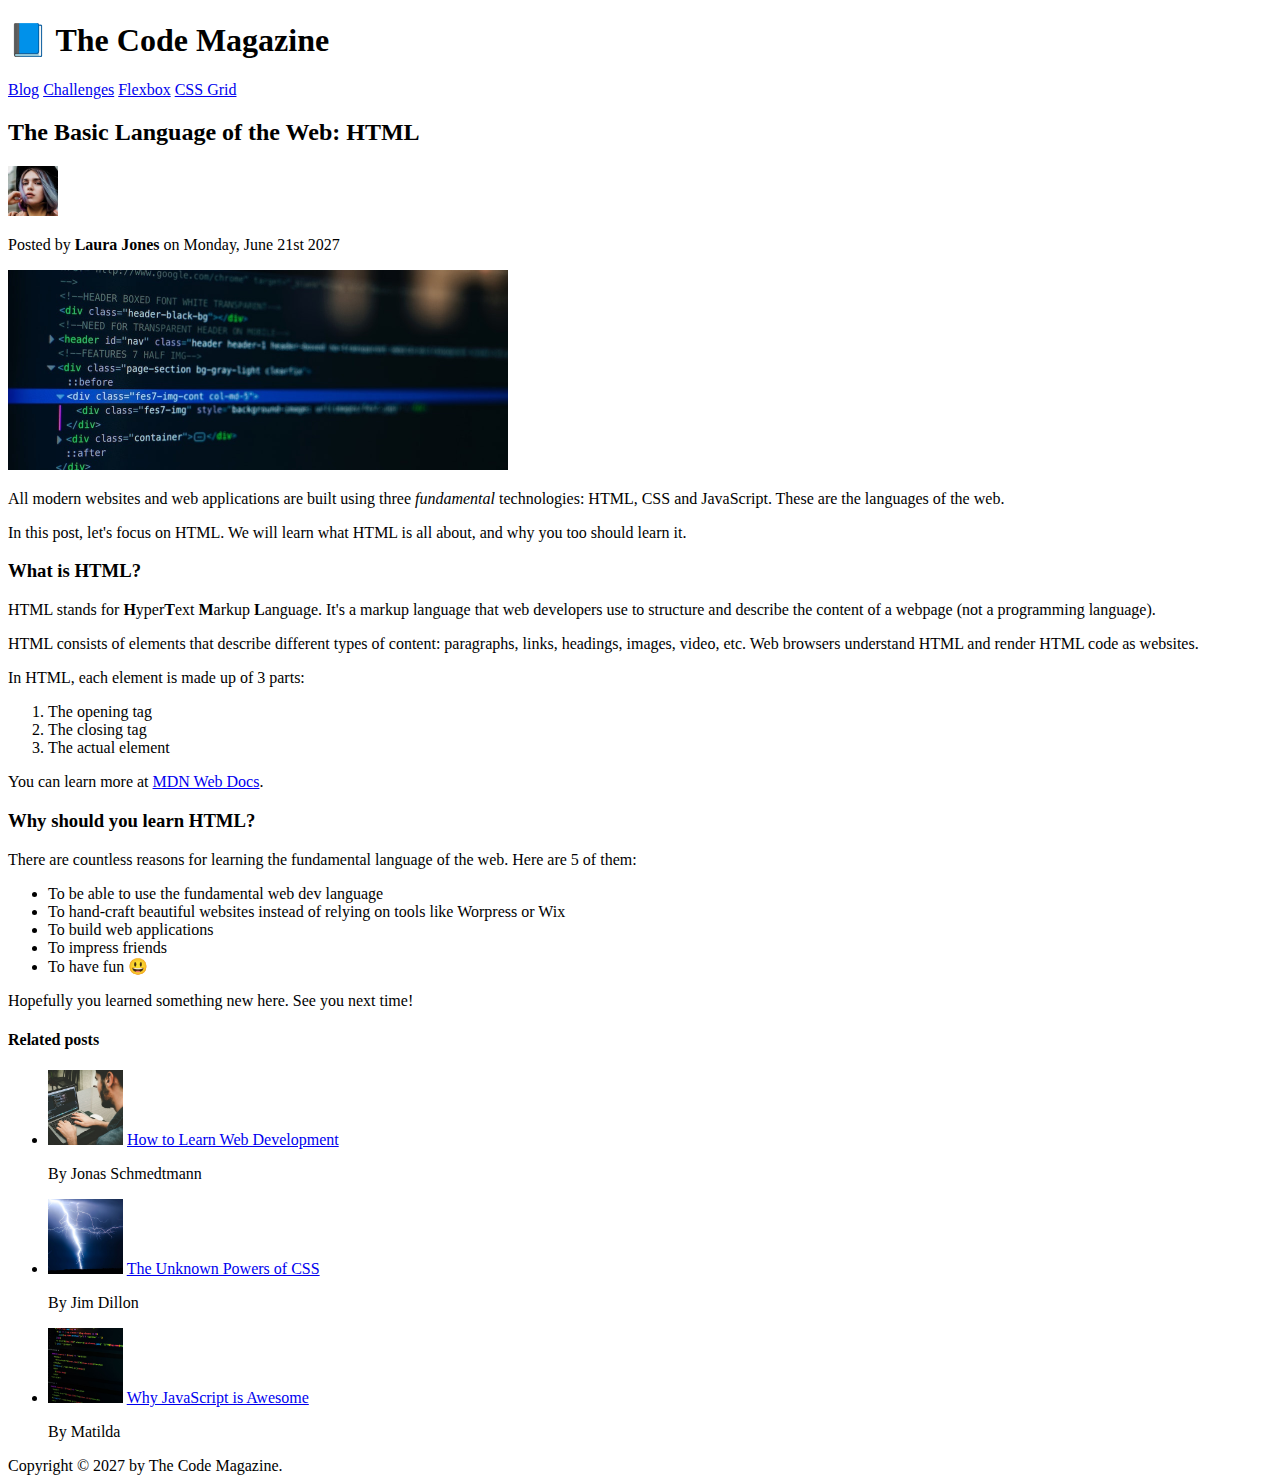
<file: COURS HTML CSS/html-css-course-master/final/02-HTML-Fundamentals/index.html>
<!DOCTYPE html>
<html lang="en">
  <head>
    <meta charset="UTF-8" />
    <title>The Basic Language of the Web: HTML</title>
  </head>

  <body>
    <!--
    <h1>The Basic Language of the Web: HTML</h1>
    <h2>The Basic Language of the Web: HTML</h2>
    <h3>The Basic Language of the Web: HTML</h3>
    <h4>The Basic Language of the Web: HTML</h4>
    <h5>The Basic Language of the Web: HTML</h5>
    <h6>The Basic Language of the Web: HTML</h6>
    -->

    <header>
      <h1>📘 The Code Magazine</h1>

      <nav>
        <a href="blog.html">Blog</a>
        <a href="#">Challenges</a>
        <a href="#">Flexbox</a>
        <a href="#">CSS Grid</a>
      </nav>
    </header>

    <article>
      <header>
        <h2>The Basic Language of the Web: HTML</h2>

        <img
          src="img/laura-jones.jpg"
          alt="Headshot of Laura Jones"
          height="50"
          width="50"
        />

        <p>Posted by <strong>Laura Jones</strong> on Monday, June 21st 2027</p>

        <img
          src="img/post-img.jpg"
          alt="HTML code on a screen"
          width="500"
          height="200"
        />
      </header>

      <p>
        All modern websites and web applications are built using three
        <em>fundamental</em>
        technologies: HTML, CSS and JavaScript. These are the languages of the
        web.
      </p>

      <p>
        In this post, let's focus on HTML. We will learn what HTML is all about,
        and why you too should learn it.
      </p>

      <h3>What is HTML?</h3>
      <p>
        HTML stands for <strong>H</strong>yper<strong>T</strong>ext
        <strong>M</strong>arkup <strong>L</strong>anguage. It's a markup
        language that web developers use to structure and describe the content
        of a webpage (not a programming language).
      </p>
      <p>
        HTML consists of elements that describe different types of content:
        paragraphs, links, headings, images, video, etc. Web browsers understand
        HTML and render HTML code as websites.
      </p>
      <p>In HTML, each element is made up of 3 parts:</p>

      <ol>
        <li>The opening tag</li>
        <li>The closing tag</li>
        <li>The actual element</li>
      </ol>

      <p>
        You can learn more at
        <a
          href="https://developer.mozilla.org/en-US/docs/Web/HTML"
          target="_blank"
          >MDN Web Docs</a
        >.
      </p>

      <h3>Why should you learn HTML?</h3>

      <p>
        There are countless reasons for learning the fundamental language of the
        web. Here are 5 of them:
      </p>

      <ul>
        <li>To be able to use the fundamental web dev language</li>
        <li>
          To hand-craft beautiful websites instead of relying on tools like
          Worpress or Wix
        </li>
        <li>To build web applications</li>
        <li>To impress friends</li>
        <li>To have fun 😃</li>
      </ul>

      <p>Hopefully you learned something new here. See you next time!</p>
    </article>

    <aside>
      <h4>Related posts</h4>

      <ul>
        <li>
          <img
            src="img/related-1.jpg"
            alt="Person programming"
            width="75"
            width="75"
          />
          <a href="#">How to Learn Web Development</a>
          <p>By Jonas Schmedtmann</p>
        </li>
        <li>
          <img src="img/related-2.jpg" alt="Lightning" width="75" heigth="75" />
          <a href="#">The Unknown Powers of CSS</a>
          <p>By Jim Dillon</p>
        </li>
        <li>
          <img
            src="img/related-3.jpg"
            alt="JavaScript code on a screen"
            width="75"
            height="75"
          />
          <a href="#">Why JavaScript is Awesome</a>
          <p>By Matilda</p>
        </li>
      </ul>
    </aside>

    <footer>Copyright &copy; 2027 by The Code Magazine.</footer>
  </body>
</html>
</file>
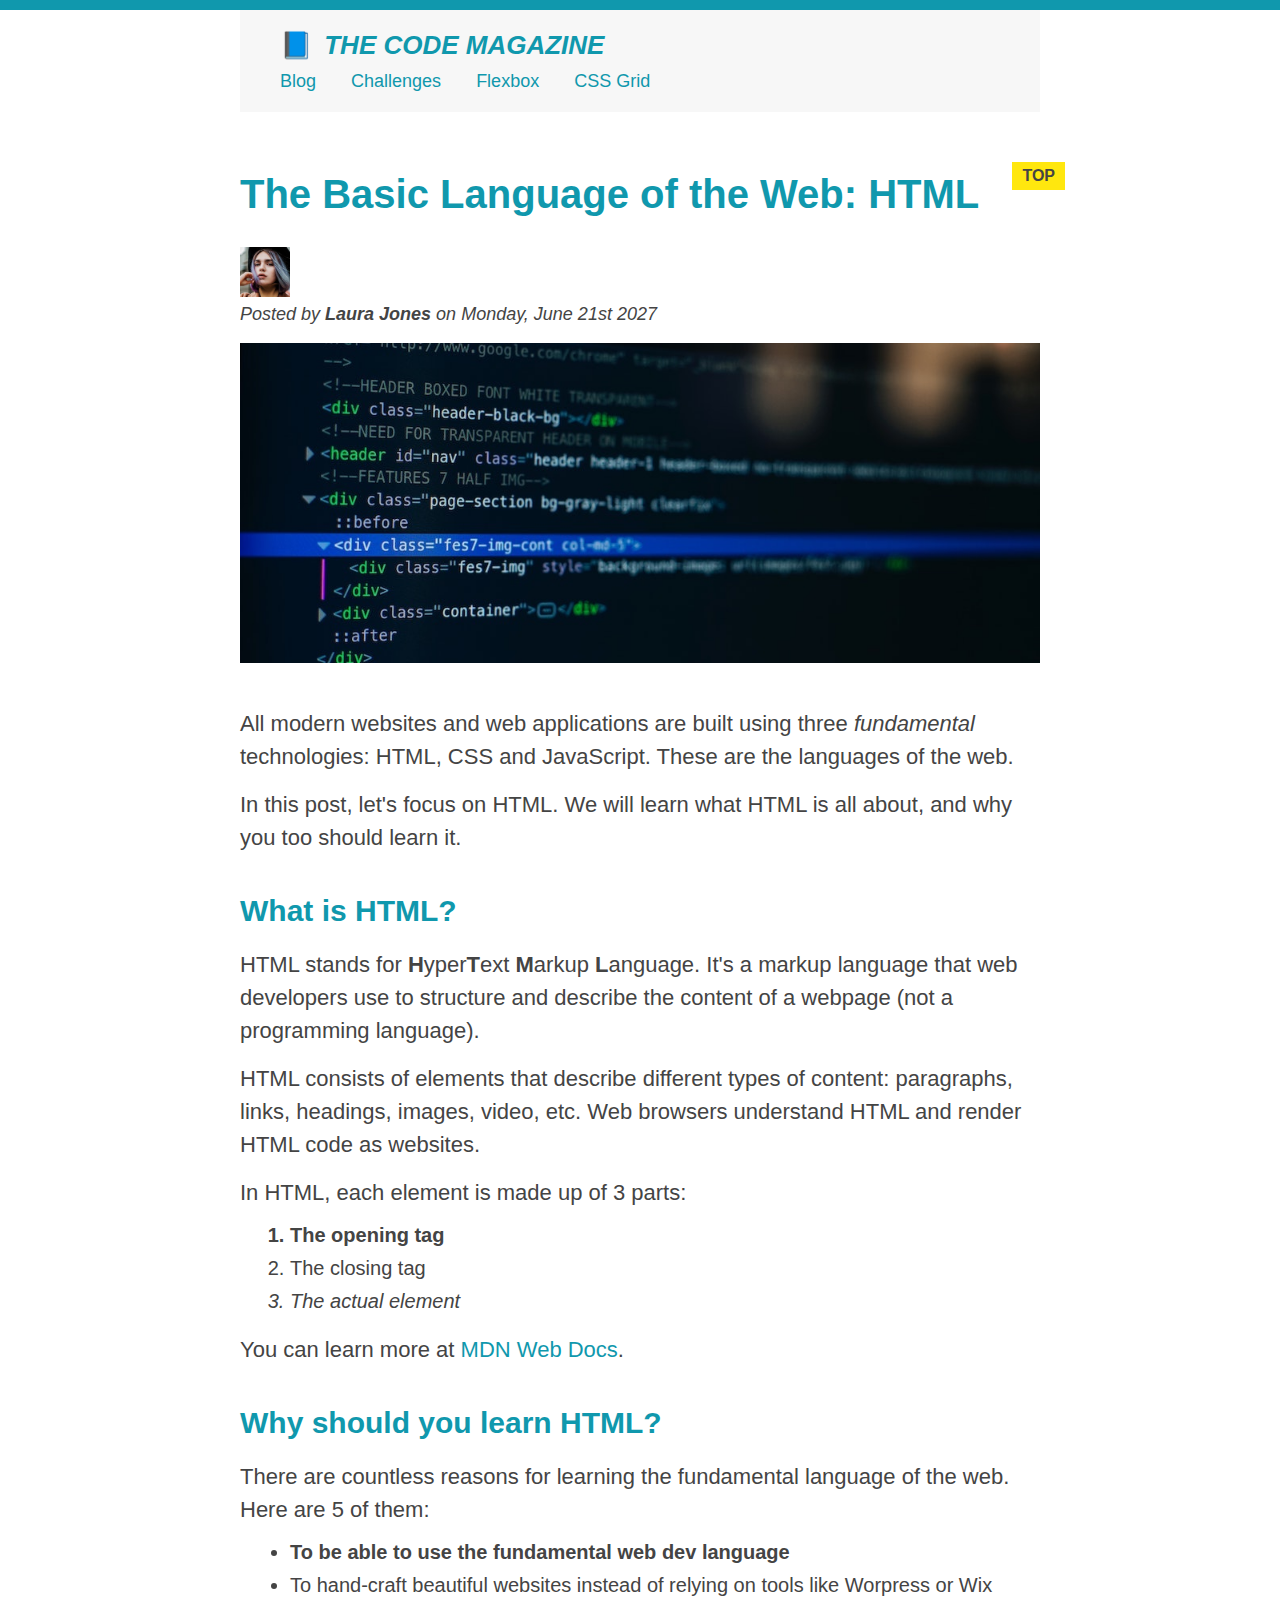
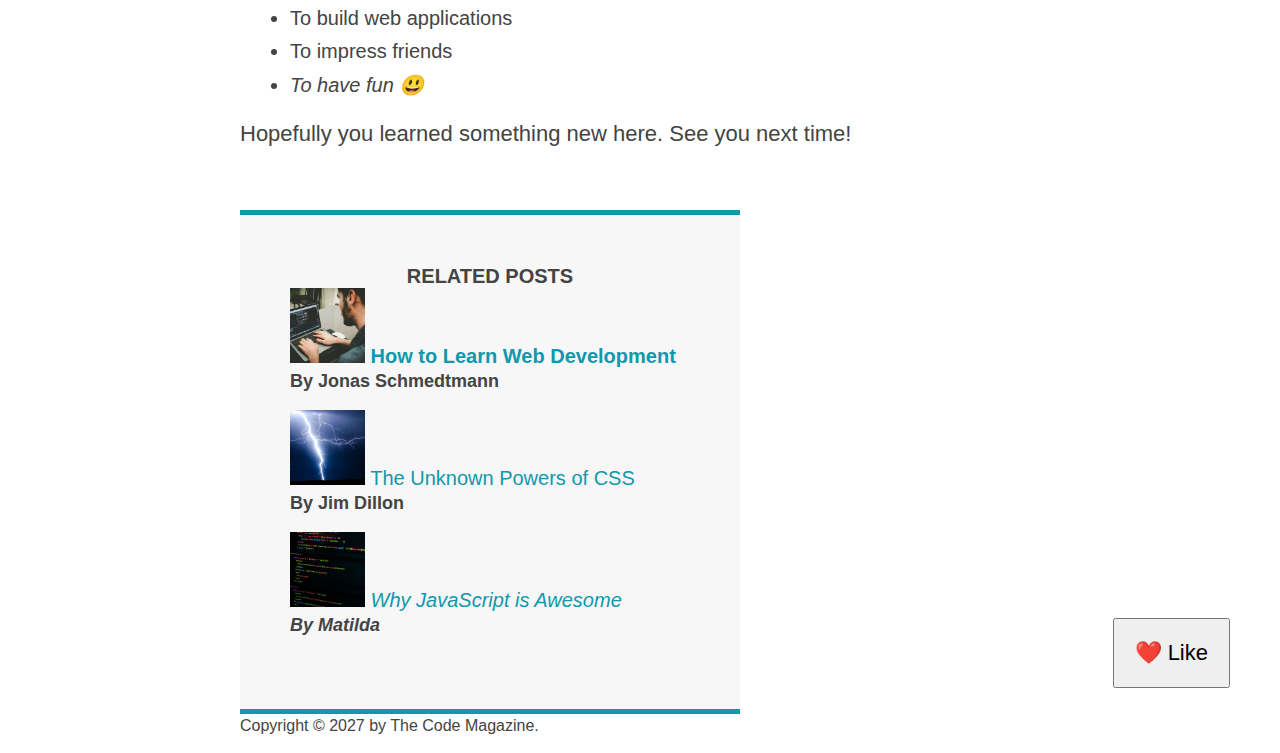
<file: COURS HTML CSS/html-css-course-master/final/03-CSS-Fundamentals/index.html>
<!DOCTYPE html>
<html lang="en">
  <head>
    <meta charset="UTF-8" />
    <link href="style.css" rel="stylesheet" />

    <title>The Basic Language of the Web: HTML</title>
  </head>

  <body>
    <!--
    <h1>The Basic Language of the Web: HTML</h1>
    <h2>The Basic Language of the Web: HTML</h2>
    <h3>The Basic Language of the Web: HTML</h3>
    <h4>The Basic Language of the Web: HTML</h4>
    <h5>The Basic Language of the Web: HTML</h5>
    <h6>The Basic Language of the Web: HTML</h6>
    -->

    <div class="container">
      <header class="main-header">
        <h1>📘 The Code Magazine</h1>

        <nav>
          <!-- <strong>This is the navigation</strong> -->
          <a href="blog.html">Blog</a>
          <a href="#">Challenges</a>
          <a href="#">Flexbox</a>
          <a href="#">CSS Grid</a>
        </nav>
      </header>

      <article>
        <header class="post-header">
          <h2>The Basic Language of the Web: HTML</h2>

          <img
            src="img/laura-jones.jpg"
            alt="Headshot of Laura Jones"
            height="50"
            width="50"
          />

          <p id="author">
            Posted by <strong>Laura Jones</strong> on Monday, June 21st 2027
          </p>

          <img
            src="img/post-img.jpg"
            alt="HTML code on a screen"
            width="500"
            height="200"
            class="post-img"
          />
          <button>❤️ Like</button>
        </header>

        <p>
          All modern websites and web applications are built using three
          <em>fundamental</em>
          technologies: HTML, CSS and JavaScript. These are the languages of the
          web.
        </p>

        <p>
          In this post, let's focus on HTML. We will learn what HTML is all
          about, and why you too should learn it.
        </p>

        <h3>What is HTML?</h3>
        <p>
          HTML stands for <strong>H</strong>yper<strong>T</strong>ext
          <strong>M</strong>arkup <strong>L</strong>anguage. It's a markup
          language that web developers use to structure and describe the content
          of a webpage (not a programming language).
        </p>
        <p>
          HTML consists of elements that describe different types of content:
          paragraphs, links, headings, images, video, etc. Web browsers
          understand HTML and render HTML code as websites.
        </p>
        <p>In HTML, each element is made up of 3 parts:</p>

        <ol>
          <li class="first-li">The opening tag</li>
          <li>The closing tag</li>
          <li>The actual element</li>
        </ol>

        <p>
          You can learn more at
          <a
            href="https://developer.mozilla.org/en-US/docs/Web/HTML"
            target="_blank"
            >MDN Web Docs</a
          >.
        </p>

        <h3>Why should you learn HTML?</h3>

        <p>
          There are countless reasons for learning the fundamental language of
          the web. Here are 5 of them:
        </p>

        <ul>
          <li class="first-li">
            To be able to use the fundamental web dev language
          </li>
          <li>
            To hand-craft beautiful websites instead of relying on tools like
            Worpress or Wix
          </li>
          <li>To build web applications</li>
          <li>To impress friends</li>
          <li>To have fun 😃</li>
        </ul>

        <p>Hopefully you learned something new here. See you next time!</p>
      </article>

      <aside>
        <h4>Related posts</h4>

        <ul class="related">
          <li>
            <img
              src="img/related-1.jpg"
              alt="Person programming"
              width="75"
              height="75"
            />
            <a href="#">How to Learn Web Development</a>
            <p class="related-author">By Jonas Schmedtmann</p>
          </li>
          <li>
            <img
              src="img/related-2.jpg"
              alt="Lightning"
              width="75"
              height="75"
            />
            <a href="#">The Unknown Powers of CSS</a>
            <p class="related-author">By Jim Dillon</p>
          </li>
          <li>
            <img
              src="img/related-3.jpg"
              alt="JavaScript code on a screen"
              width="75"
              height="75"
            />
            <a href="#">Why JavaScript is Awesome</a>
            <p class="related-author">By Matilda</p>
          </li>
        </ul>
      </aside>

      <footer>
        <p id="copyright" class="copyright text">
          Copyright &copy; 2027 by The Code Magazine.
        </p>
      </footer>
    </div>
  </body>
</html>
</file>
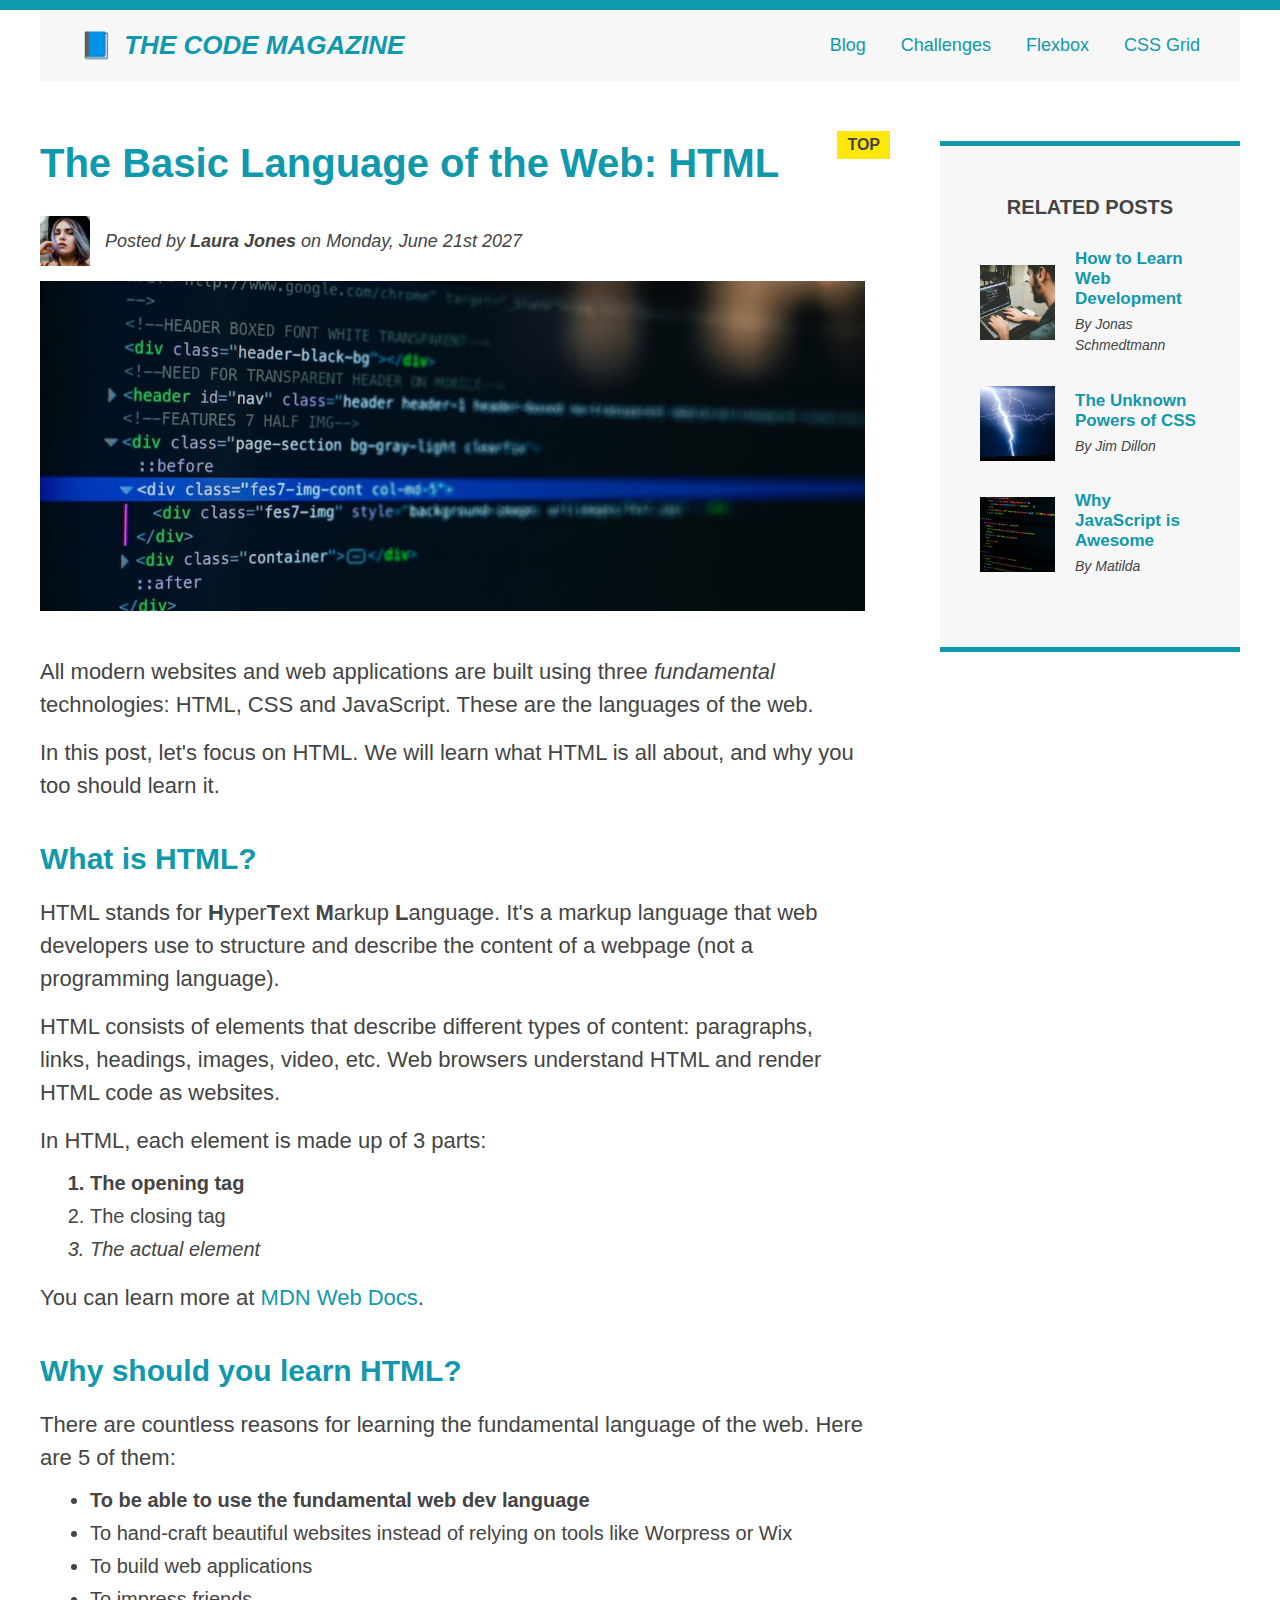
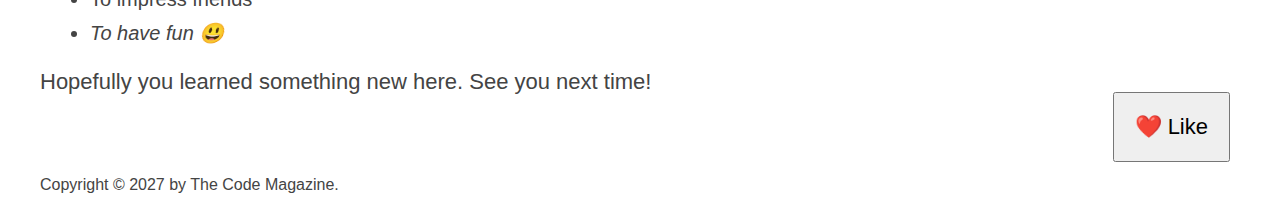
<file: COURS HTML CSS/html-css-course-master/final/04-CSS-Layouts/index.html>
<!DOCTYPE html>
<html lang="en">
  <head>
    <meta charset="UTF-8" />
    <link href="style.css" rel="stylesheet" />

    <title>The Basic Language of the Web: HTML</title>
  </head>

  <body>
    <!--
    <h1>The Basic Language of the Web: HTML</h1>
    <h2>The Basic Language of the Web: HTML</h2>
    <h3>The Basic Language of the Web: HTML</h3>
    <h4>The Basic Language of the Web: HTML</h4>
    <h5>The Basic Language of the Web: HTML</h5>
    <h6>The Basic Language of the Web: HTML</h6>
    -->

    <div class="container">
      <header class="main-header clearfix">
        <h1>📘 The Code Magazine</h1>

        <nav>
          <!-- <strong>This is the navigation</strong> -->
          <a href="blog.html">Blog</a>
          <a href="#">Challenges</a>
          <a href="flexbox.html">Flexbox</a>
          <a href="css-grid.html">CSS Grid</a>
        </nav>

        <!-- <div class="clear"></div> -->
      </header>

      <!-- ONLY NECESSARY FOR FLEXBOX -->
      <!-- <div class="row"> -->
      <article>
        <header class="post-header">
          <h2>The Basic Language of the Web: HTML</h2>

          <div class="author-box">
            <img
              src="img/laura-jones.jpg"
              alt="Headshot of Laura Jones"
              height="50"
              width="50"
              class="author-img"
            />

            <p id="author" class="author">
              Posted by <strong>Laura Jones</strong> on Monday, June 21st 2027
            </p>
          </div>

          <img
            src="img/post-img.jpg"
            alt="HTML code on a screen"
            width="500"
            height="200"
            class="post-img"
          />
          <button>❤️ Like</button>
        </header>

        <p>
          All modern websites and web applications are built using three
          <em>fundamental</em>
          technologies: HTML, CSS and JavaScript. These are the languages of the
          web.
        </p>

        <p>
          In this post, let's focus on HTML. We will learn what HTML is all
          about, and why you too should learn it.
        </p>

        <h3>What is HTML?</h3>
        <p>
          HTML stands for <strong>H</strong>yper<strong>T</strong>ext
          <strong>M</strong>arkup <strong>L</strong>anguage. It's a markup
          language that web developers use to structure and describe the content
          of a webpage (not a programming language).
        </p>
        <p>
          HTML consists of elements that describe different types of content:
          paragraphs, links, headings, images, video, etc. Web browsers
          understand HTML and render HTML code as websites.
        </p>
        <p>In HTML, each element is made up of 3 parts:</p>

        <ol>
          <li class="first-li">The opening tag</li>
          <li>The closing tag</li>
          <li>The actual element</li>
        </ol>

        <p>
          You can learn more at
          <a
            href="https://developer.mozilla.org/en-US/docs/Web/HTML"
            target="_blank"
            >MDN Web Docs</a
          >.
        </p>

        <h3>Why should you learn HTML?</h3>

        <p>
          There are countless reasons for learning the fundamental language of
          the web. Here are 5 of them:
        </p>

        <ul>
          <li class="first-li">
            To be able to use the fundamental web dev language
          </li>
          <li>
            To hand-craft beautiful websites instead of relying on tools like
            Worpress or Wix
          </li>
          <li>To build web applications</li>
          <li>To impress friends</li>
          <li>To have fun 😃</li>
        </ul>

        <p>Hopefully you learned something new here. See you next time!</p>
      </article>

      <aside>
        <h4>Related posts</h4>

        <ul class="related">
          <li class="related-post">
            <img
              src="img/related-1.jpg"
              alt="Person programming"
              width="75"
              height="75"
            />
            <div>
              <a href="#" class="related-link">How to Learn Web Development</a>
              <p class="related-author">By Jonas Schmedtmann</p>
            </div>
          </li>
          <li class="related-post">
            <img
              src="img/related-2.jpg"
              alt="Lightning"
              width="75"
              height="75"
            />
            <div>
              <a href="#" class="related-link">The Unknown Powers of CSS</a>
              <p class="related-author">By Jim Dillon</p>
            </div>
          </li>
          <li class="related-post">
            <img
              src="img/related-3.jpg"
              alt="JavaScript code on a screen"
              width="75"
              height="75"
            />
            <div>
              <a href="#" class="related-link">Why JavaScript is Awesome</a>
              <p class="related-author">By Matilda</p>
            </div>
          </li>
        </ul>
      </aside>
      <!-- </div> -->

      <footer>
        <p id="copyright" class="copyright text">
          Copyright &copy; 2027 by The Code Magazine.
        </p>
      </footer>
    </div>
  </body>
</html>
</file>
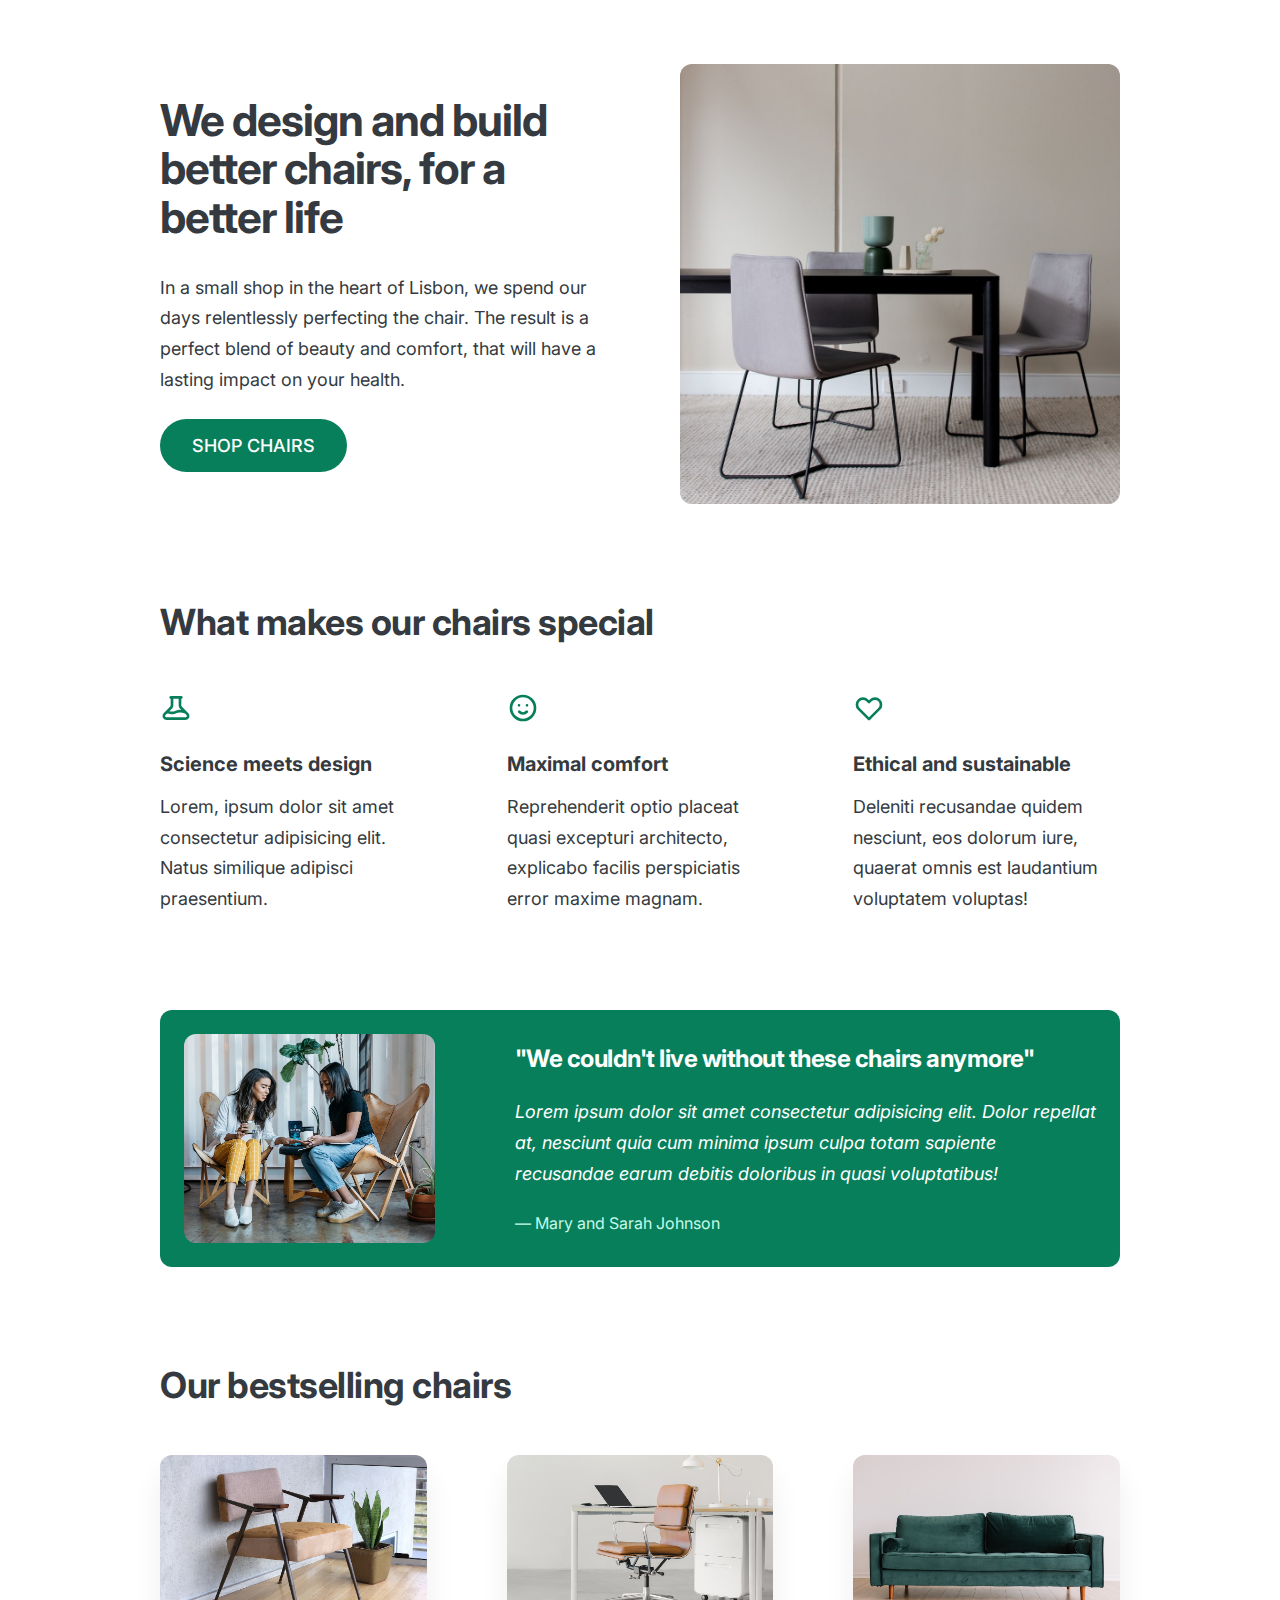
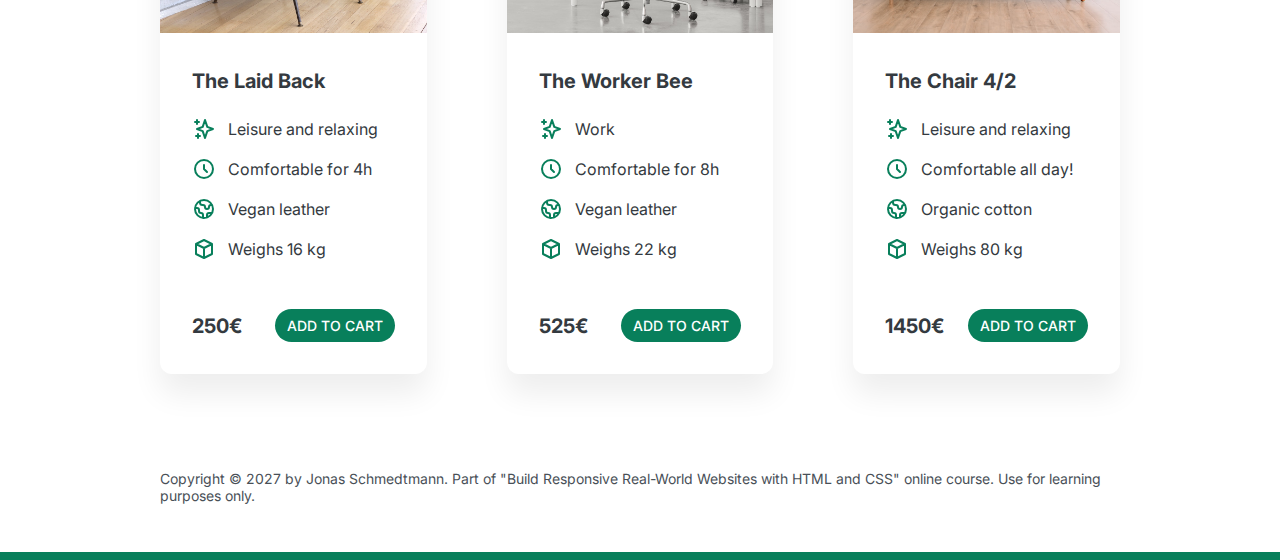
<file: COURS HTML CSS/html-css-course-master/final/05-Design/index.html>
<!DOCTYPE html>
<html lang="en">
  <head>
    <meta charset="UTF-8" />
    <meta http-equiv="X-UA-Compatible" content="IE=edge" />
    <meta name="viewport" content="width=device-width, initial-scale=1.0" />

    <link rel="preconnect" href="https://fonts.gstatic.com" />
    <link
      href="https://fonts.googleapis.com/css2?family=Inter:wght@400;500;700&display=swap"
      rel="stylesheet"
    />

    <link rel="stylesheet" href="style.css" />
    <title>Lisbon Chair Shop</title>
  </head>
  <body>
    <div class="container">
      <header>
        <div class="header-text-box">
          <h1>We design and build better chairs, for a better life</h1>
          <p class="header-text">
            In a small shop in the heart of Lisbon, we spend our days
            relentlessly perfecting the chair. The result is a perfect blend of
            beauty and comfort, that will have a lasting impact on your health.
          </p>
          <a class="btn btn--big" href="#">Shop chairs</a>
        </div>
        <img src="hero.jpg" alt="Photo" />
      </header>

      <section>
        <h2>What makes our chairs special</h2>
        <div class="grid-3-cols">
          <div>
            <svg
              xmlns="http://www.w3.org/2000/svg"
              class="features-icon"
              fill="none"
              viewBox="0 0 24 24"
              stroke="currentColor"
            >
              <path
                stroke-linecap="round"
                stroke-linejoin="round"
                stroke-width="2"
                d="M19.428 15.428a2 2 0 00-1.022-.547l-2.387-.477a6 6 0 00-3.86.517l-.318.158a6 6 0 01-3.86.517L6.05 15.21a2 2 0 00-1.806.547M8 4h8l-1 1v5.172a2 2 0 00.586 1.414l5 5c1.26 1.26.367 3.414-1.415 3.414H4.828c-1.782 0-2.674-2.154-1.414-3.414l5-5A2 2 0 009 10.172V5L8 4z"
              />
            </svg>
            <p class="features-title"><strong>Science meets design</strong></p>
            <p class="features-text">
              Lorem, ipsum dolor sit amet consectetur adipisicing elit. Natus
              similique adipisci praesentium.
            </p>
          </div>

          <div>
            <svg
              xmlns="http://www.w3.org/2000/svg"
              class="features-icon"
              fill="none"
              viewBox="0 0 24 24"
              stroke="currentColor"
            >
              <path
                stroke-linecap="round"
                stroke-linejoin="round"
                stroke-width="2"
                d="M14.828 14.828a4 4 0 01-5.656 0M9 10h.01M15 10h.01M21 12a9 9 0 11-18 0 9 9 0 0118 0z"
              />
            </svg>
            <p class="features-title">
              <strong>Maximal comfort</strong>
            </p>
            <p class="features-text">
              Reprehenderit optio placeat quasi excepturi architecto, explicabo
              facilis perspiciatis error maxime magnam.
            </p>
          </div>

          <div>
            <svg
              xmlns="http://www.w3.org/2000/svg"
              class="features-icon"
              fill="none"
              viewBox="0 0 24 24"
              stroke="currentColor"
            >
              <path
                stroke-linecap="round"
                stroke-linejoin="round"
                stroke-width="2"
                d="M4.318 6.318a4.5 4.5 0 000 6.364L12 20.364l7.682-7.682a4.5 4.5 0 00-6.364-6.364L12 7.636l-1.318-1.318a4.5 4.5 0 00-6.364 0z"
              />
            </svg>
            <p class="features-title">
              <strong>Ethical and sustainable</strong>
            </p>
            <p class="features-text">
              Deleniti recusandae quidem nesciunt, eos dolorum iure, quaerat
              omnis est laudantium voluptatem voluptas!
            </p>
          </div>
        </div>
      </section>

      <section class="testimonial-section">
        <div class="grid-3-cols">
          <img src="customers.jpg" alt="People sitting on chairs" />
          <div class="testimonial-box">
            <h2>"We couldn't live without these chairs anymore"</h2>
            <blockquote class="testimonial-text">
              Lorem ipsum dolor sit amet consectetur adipisicing elit. Dolor
              repellat at, nesciunt quia cum minima ipsum culpa totam sapiente
              recusandae earum debitis doloribus in quasi voluptatibus!
            </blockquote>
            <p class="testimonial-author">&mdash; Mary and Sarah Johnson</p>
          </div>
        </div>
      </section>

      <section>
        <h2>Our bestselling chairs</h2>
        <div class="grid-3-cols">
          <figure class="chair">
            <img src="chair-1.jpg" alt="Chair" />
            <div class="chair-box">
              <h3>The Laid Back</h3>
              <ul class="chair-details">
                <li>
                  <svg
                    xmlns="http://www.w3.org/2000/svg"
                    class="chair-icon"
                    fill="none"
                    viewBox="0 0 24 24"
                    stroke="currentColor"
                  >
                    <path
                      stroke-linecap="round"
                      stroke-linejoin="round"
                      stroke-width="2"
                      d="M5 3v4M3 5h4M6 17v4m-2-2h4m5-16l2.286 6.857L21 12l-5.714 2.143L13 21l-2.286-6.857L5 12l5.714-2.143L13 3z"
                    />
                  </svg>
                  <!-- Span is a generic INLINE text element, it doesn't have any meaning. It's like a div element, but inline -->
                  <span>Leisure and relaxing</span>
                </li>
                <li>
                  <svg
                    xmlns="http://www.w3.org/2000/svg"
                    class="chair-icon"
                    fill="none"
                    viewBox="0 0 24 24"
                    stroke="currentColor"
                  >
                    <path
                      stroke-linecap="round"
                      stroke-linejoin="round"
                      stroke-width="2"
                      d="M12 8v4l3 3m6-3a9 9 0 11-18 0 9 9 0 0118 0z"
                    />
                  </svg>
                  <span>Comfortable for 4h</span>
                </li>
                <li>
                  <svg
                    xmlns="http://www.w3.org/2000/svg"
                    class="chair-icon"
                    fill="none"
                    viewBox="0 0 24 24"
                    stroke="currentColor"
                  >
                    <path
                      stroke-linecap="round"
                      stroke-linejoin="round"
                      stroke-width="2"
                      d="M3.055 11H5a2 2 0 012 2v1a2 2 0 002 2 2 2 0 012 2v2.945M8 3.935V5.5A2.5 2.5 0 0010.5 8h.5a2 2 0 012 2 2 2 0 104 0 2 2 0 012-2h1.064M15 20.488V18a2 2 0 012-2h3.064M21 12a9 9 0 11-18 0 9 9 0 0118 0z"
                    />
                  </svg>
                  <span>Vegan leather</span>
                </li>
                <li>
                  <svg
                    xmlns="http://www.w3.org/2000/svg"
                    class="chair-icon"
                    fill="none"
                    viewBox="0 0 24 24"
                    stroke="currentColor"
                  >
                    <path
                      stroke-linecap="round"
                      stroke-linejoin="round"
                      stroke-width="2"
                      d="M20 7l-8-4-8 4m16 0l-8 4m8-4v10l-8 4m0-10L4 7m8 4v10M4 7v10l8 4"
                    />
                  </svg>
                  <span>Weighs 16 kg</span>
                </li>
              </ul>
              <div class="chair-price">
                <strong>250€</strong>
                <a href="#" class="btn btn--small">Add to cart</a>
              </div>
            </div>
          </figure>

          <figure class="chair">
            <img src="chair-2.jpg" alt="Chair" />
            <div class="chair-box">
              <h3>The Worker Bee</h3>
              <ul class="chair-details">
                <li>
                  <svg
                    xmlns="http://www.w3.org/2000/svg"
                    class="chair-icon"
                    fill="none"
                    viewBox="0 0 24 24"
                    stroke="currentColor"
                  >
                    <path
                      stroke-linecap="round"
                      stroke-linejoin="round"
                      stroke-width="2"
                      d="M5 3v4M3 5h4M6 17v4m-2-2h4m5-16l2.286 6.857L21 12l-5.714 2.143L13 21l-2.286-6.857L5 12l5.714-2.143L13 3z"
                    />
                  </svg>
                  <span>Work</span>
                </li>
                <li>
                  <svg
                    xmlns="http://www.w3.org/2000/svg"
                    class="chair-icon"
                    fill="none"
                    viewBox="0 0 24 24"
                    stroke="currentColor"
                  >
                    <path
                      stroke-linecap="round"
                      stroke-linejoin="round"
                      stroke-width="2"
                      d="M12 8v4l3 3m6-3a9 9 0 11-18 0 9 9 0 0118 0z"
                    />
                  </svg>
                  <span>Comfortable for 8h</span>
                </li>
                <li>
                  <svg
                    xmlns="http://www.w3.org/2000/svg"
                    class="chair-icon"
                    fill="none"
                    viewBox="0 0 24 24"
                    stroke="currentColor"
                  >
                    <path
                      stroke-linecap="round"
                      stroke-linejoin="round"
                      stroke-width="2"
                      d="M3.055 11H5a2 2 0 012 2v1a2 2 0 002 2 2 2 0 012 2v2.945M8 3.935V5.5A2.5 2.5 0 0010.5 8h.5a2 2 0 012 2 2 2 0 104 0 2 2 0 012-2h1.064M15 20.488V18a2 2 0 012-2h3.064M21 12a9 9 0 11-18 0 9 9 0 0118 0z"
                    />
                  </svg>
                  <span>Vegan leather</span>
                </li>
                <li>
                  <svg
                    xmlns="http://www.w3.org/2000/svg"
                    class="chair-icon"
                    fill="none"
                    viewBox="0 0 24 24"
                    stroke="currentColor"
                  >
                    <path
                      stroke-linecap="round"
                      stroke-linejoin="round"
                      stroke-width="2"
                      d="M20 7l-8-4-8 4m16 0l-8 4m8-4v10l-8 4m0-10L4 7m8 4v10M4 7v10l8 4"
                    />
                  </svg>
                  <span>Weighs 22 kg</span>
                </li>
              </ul>
              <div class="chair-price">
                <strong>525€</strong>
                <a href="#" class="btn btn--small">Add to cart</a>
              </div>
            </div>
          </figure>

          <figure class="chair">
            <img src="chair-3.jpg" alt="Chair" />
            <div class="chair-box">
              <h3>The Chair 4/2</h3>
              <ul class="chair-details">
                <li>
                  <svg
                    xmlns="http://www.w3.org/2000/svg"
                    class="chair-icon"
                    fill="none"
                    viewBox="0 0 24 24"
                    stroke="currentColor"
                  >
                    <path
                      stroke-linecap="round"
                      stroke-linejoin="round"
                      stroke-width="2"
                      d="M5 3v4M3 5h4M6 17v4m-2-2h4m5-16l2.286 6.857L21 12l-5.714 2.143L13 21l-2.286-6.857L5 12l5.714-2.143L13 3z"
                    />
                  </svg>
                  <span>Leisure and relaxing</span>
                </li>
                <li>
                  <svg
                    xmlns="http://www.w3.org/2000/svg"
                    class="chair-icon"
                    fill="none"
                    viewBox="0 0 24 24"
                    stroke="currentColor"
                  >
                    <path
                      stroke-linecap="round"
                      stroke-linejoin="round"
                      stroke-width="2"
                      d="M12 8v4l3 3m6-3a9 9 0 11-18 0 9 9 0 0118 0z"
                    />
                  </svg>
                  <span>Comfortable all day!</span>
                </li>
                <li>
                  <svg
                    xmlns="http://www.w3.org/2000/svg"
                    class="chair-icon"
                    fill="none"
                    viewBox="0 0 24 24"
                    stroke="currentColor"
                  >
                    <path
                      stroke-linecap="round"
                      stroke-linejoin="round"
                      stroke-width="2"
                      d="M3.055 11H5a2 2 0 012 2v1a2 2 0 002 2 2 2 0 012 2v2.945M8 3.935V5.5A2.5 2.5 0 0010.5 8h.5a2 2 0 012 2 2 2 0 104 0 2 2 0 012-2h1.064M15 20.488V18a2 2 0 012-2h3.064M21 12a9 9 0 11-18 0 9 9 0 0118 0z"
                    />
                  </svg>
                  <span>Organic cotton</span>
                </li>
                <li>
                  <svg
                    xmlns="http://www.w3.org/2000/svg"
                    class="chair-icon"
                    fill="none"
                    viewBox="0 0 24 24"
                    stroke="currentColor"
                  >
                    <path
                      stroke-linecap="round"
                      stroke-linejoin="round"
                      stroke-width="2"
                      d="M20 7l-8-4-8 4m16 0l-8 4m8-4v10l-8 4m0-10L4 7m8 4v10M4 7v10l8 4"
                    />
                  </svg>
                  <span>Weighs 80 kg</span>
                </li>
              </ul>
              <div class="chair-price">
                <strong>1450€</strong>
                <a href="#" class="btn btn--small">Add to cart</a>
              </div>
            </div>
          </figure>
        </div>
      </section>

      <footer>
        Copyright &copy; 2027 by Jonas Schmedtmann. Part of "Build Responsive
        Real-World Websites with HTML and CSS" online course. Use for learning
        purposes only.
      </footer>
    </div>
  </body>
</html>
</file>
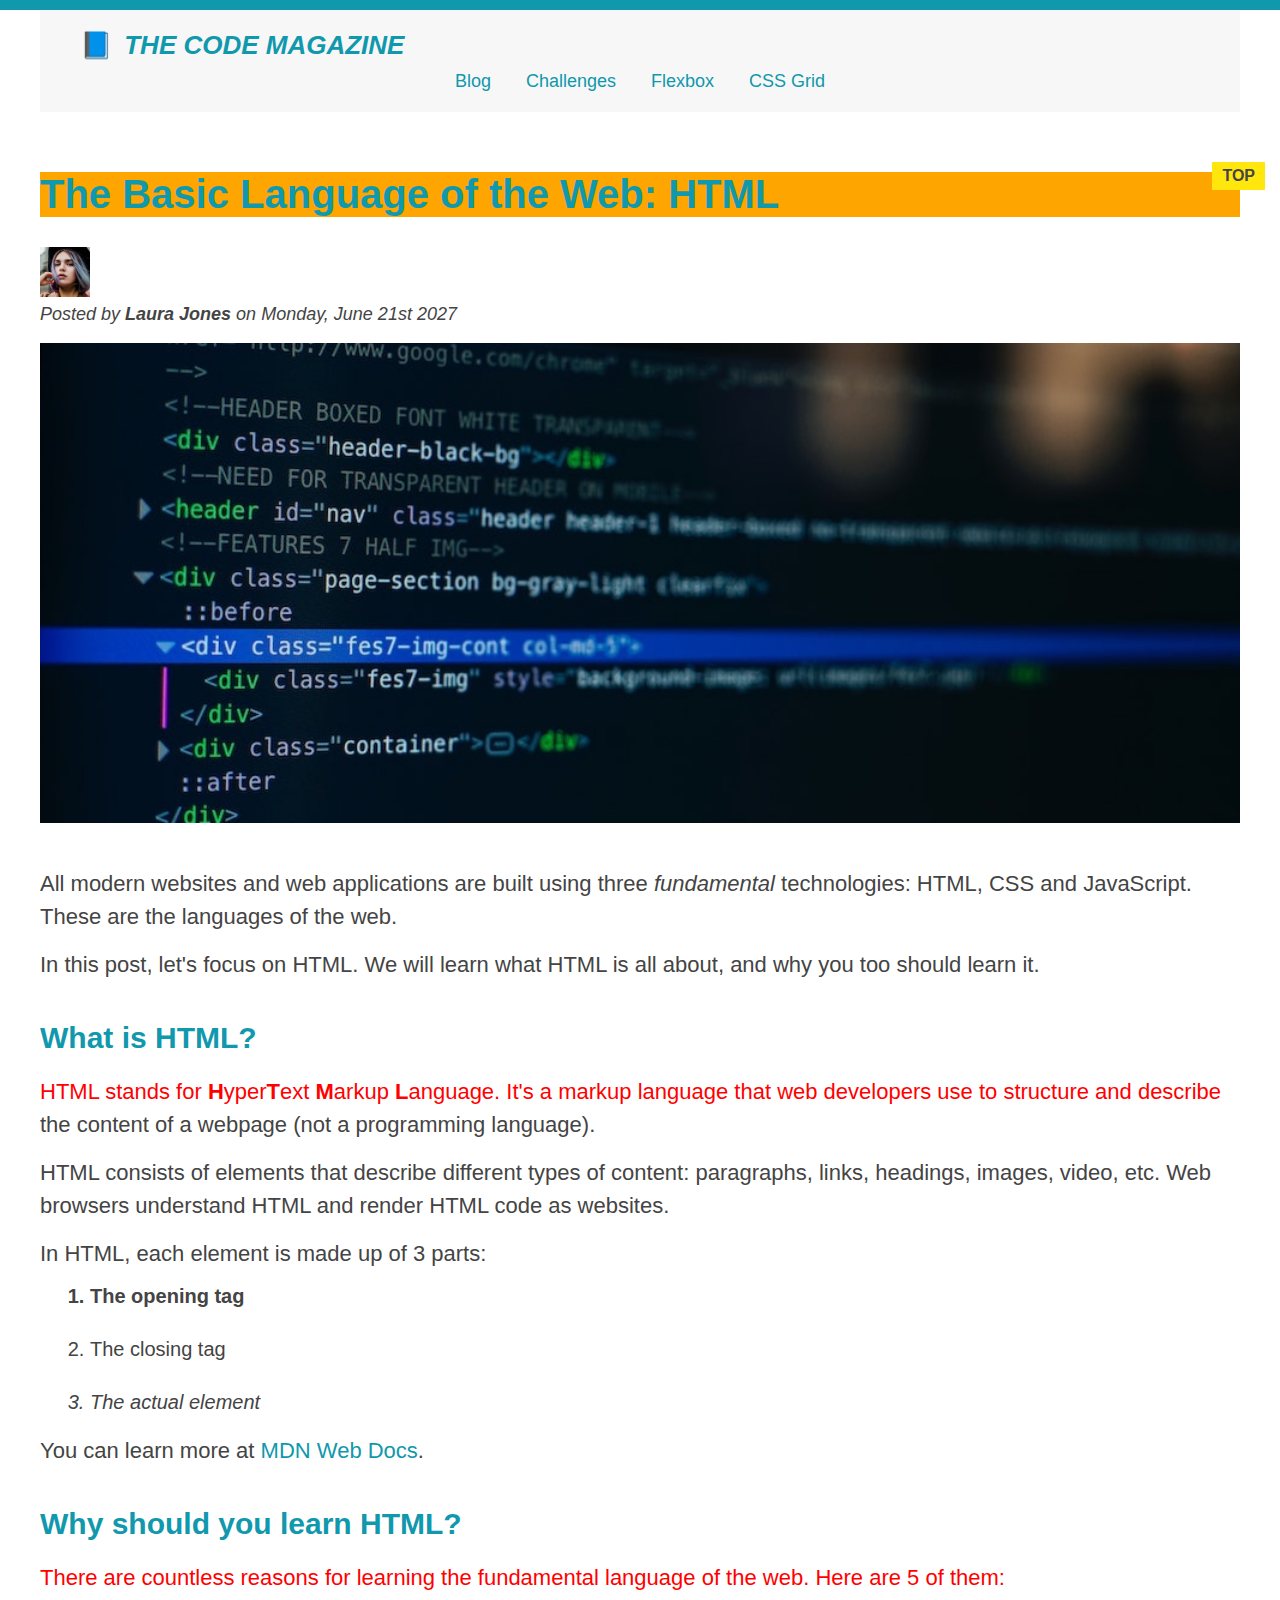
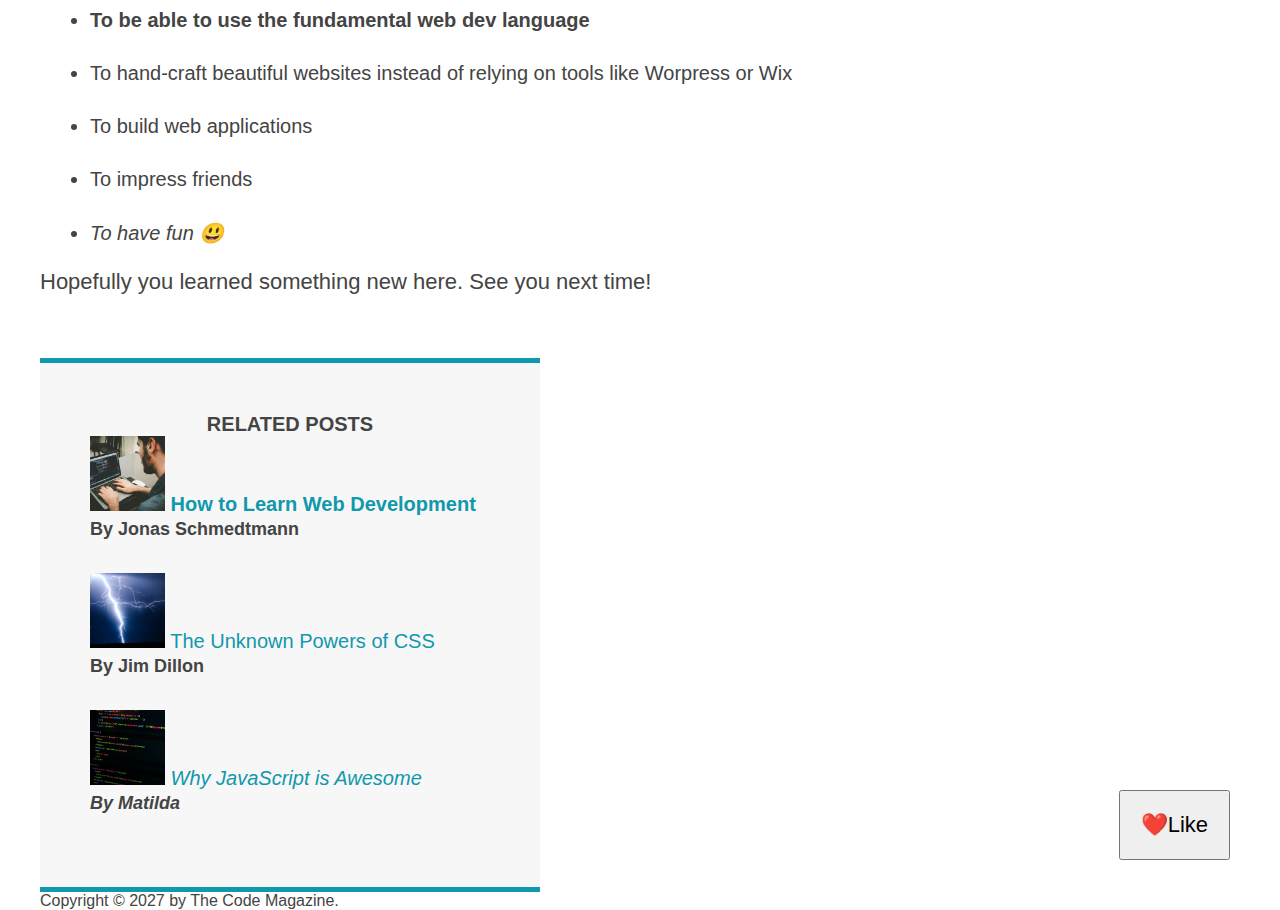
<file: COURS HTML CSS/html-css-course-master/starter/03-CSS-Fundamentals/index.html>
<!DOCTYPE html>
<html lang="en">
  <head>
    <meta charset="UTF-8" />
    <title>The Basic Language of the Web: HTML</title>
    <link href="style.css" rel="stylesheet" />
  </head>

  <body>
    <!--
    <h1>The Basic Language of the Web: HTML</h1>
    <h2>The Basic Language of the Web: HTML</h2>
    <h3>The Basic Language of the Web: HTML</h3>
    <h4>The Basic Language of the Web: HTML</h4>
    <h5>The Basic Language of the Web: HTML</h5>
    <h6>The Basic Language of the Web: HTML</h6>
    -->

    <div class="container">
      <header class="main-header">
        <h1>📘 The Code Magazine</h1>

        <nav>
          <a href="blog.html">Blog</a>
          <a href="#">Challenges</a>
          <a href="#">Flexbox</a>
          <a href="#">CSS Grid</a>
        </nav>
      </header>

      <article>
        <header class="post-header">
          <h2>The Basic Language of the Web: HTML</h2>

          <img
            src="img/laura-jones.jpg"
            alt="Headshot of Laura Jones"
            height="50"
            width="50"
          />

          <p id="author">
            Posted by <strong>Laura Jones</strong> on Monday, June 21st 2027
          </p>

          <img
            src="img/post-img.jpg"
            alt="HTML code on a screen"
            width="500"
            height="200"
            class="post-img"
          />
          <button>❤️Like</button>
        </header>

        <p>
          All modern websites and web applications are built using three
          <em>fundamental</em>
          technologies: HTML, CSS and JavaScript. These are the languages of the
          web.
        </p>

        <p>
          In this post, let's focus on HTML. We will learn what HTML is all
          about, and why you too should learn it.
        </p>

        <h3>What is HTML?</h3>
        <p>
          HTML stands for <strong>H</strong>yper<strong>T</strong>ext
          <strong>M</strong>arkup <strong>L</strong>anguage. It's a markup
          language that web developers use to structure and describe the content
          of a webpage (not a programming language).
        </p>
        <p>
          HTML consists of elements that describe different types of content:
          paragraphs, links, headings, images, video, etc. Web browsers
          understand HTML and render HTML code as websites.
        </p>
        <p>In HTML, each element is made up of 3 parts:</p>

        <ol>
          <li>The opening tag</li>
          <li>The closing tag</li>
          <li>The actual element</li>
        </ol>

        <p>
          You can learn more at
          <a
            href="https://developer.mozilla.org/en-US/docs/Web/HTML"
            target="_blank"
            >MDN Web Docs</a
          >.
        </p>

        <h3>Why should you learn HTML?</h3>

        <p>
          There are countless reasons for learning the fundamental language of
          the web. Here are 5 of them:
        </p>

        <ul>
          <li>To be able to use the fundamental web dev language</li>
          <li>
            To hand-craft beautiful websites instead of relying on tools like
            Worpress or Wix
          </li>
          <li>To build web applications</li>
          <li>To impress friends</li>
          <li>To have fun 😃</li>
        </ul>

        <p>Hopefully you learned something new here. See you next time!</p>
      </article>

      <aside>
        <h4>Related posts</h4>

        <ul class="related-list">
          <li>
            <img
              src="img/related-1.jpg"
              alt="Person programming"
              width="75"
              width="75"
            />
            <a href="#">How to Learn Web Development</a>
            <p class="related-author">By Jonas Schmedtmann</p>
          </li>
          <li>
            <img
              src="img/related-2.jpg"
              alt="Lightning"
              width="75"
              heigth="75"
            />
            <a href="#">The Unknown Powers of CSS</a>
            <p class="related-author">By Jim Dillon</p>
          </li>
          <li>
            <img
              src="img/related-3.jpg"
              alt="JavaScript code on a screen"
              width="75"
              height="75"
            />
            <a href="#">Why JavaScript is Awesome</a>
            <p class="related-author">By Matilda</p>
          </li>
        </ul>
      </aside>

      <footer id="copyright">
        Copyright &copy; 2027 by The Code Magazine.
      </footer>
    </div>
  </body>
</html>
</file>
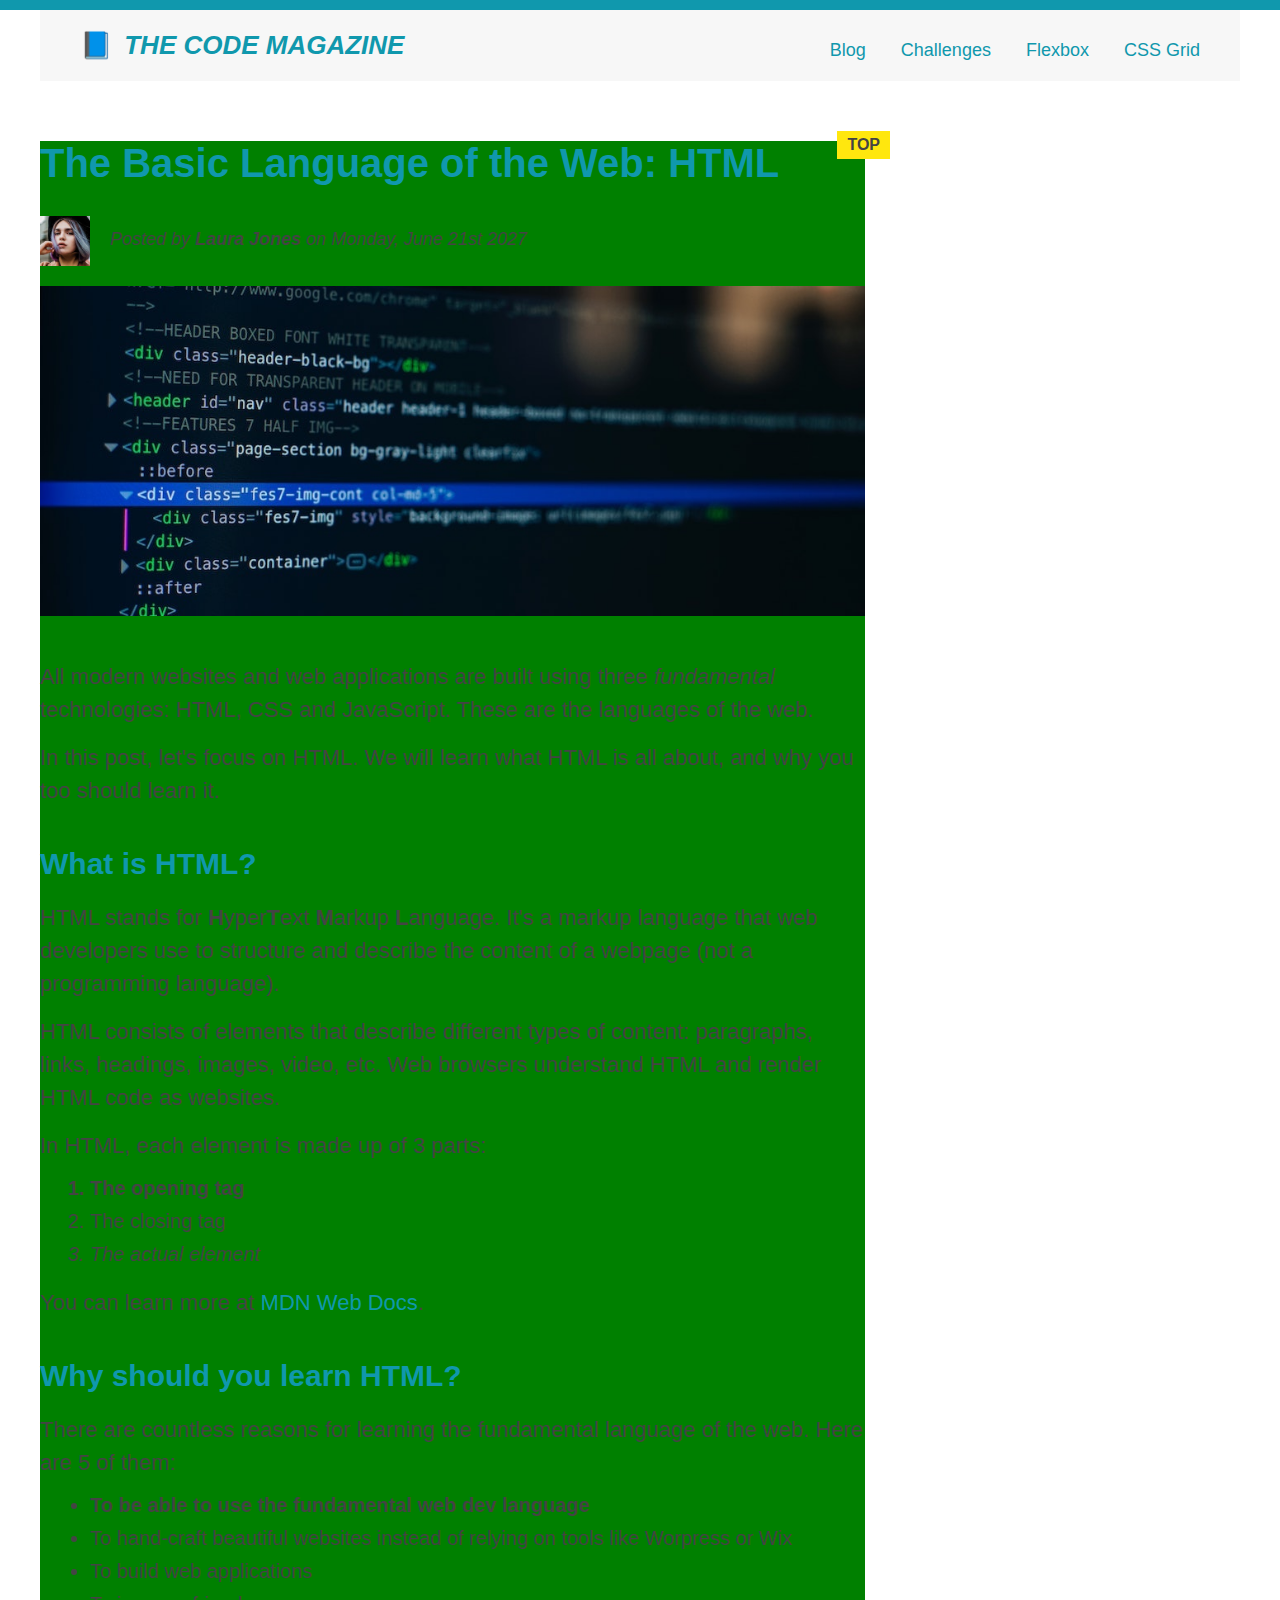
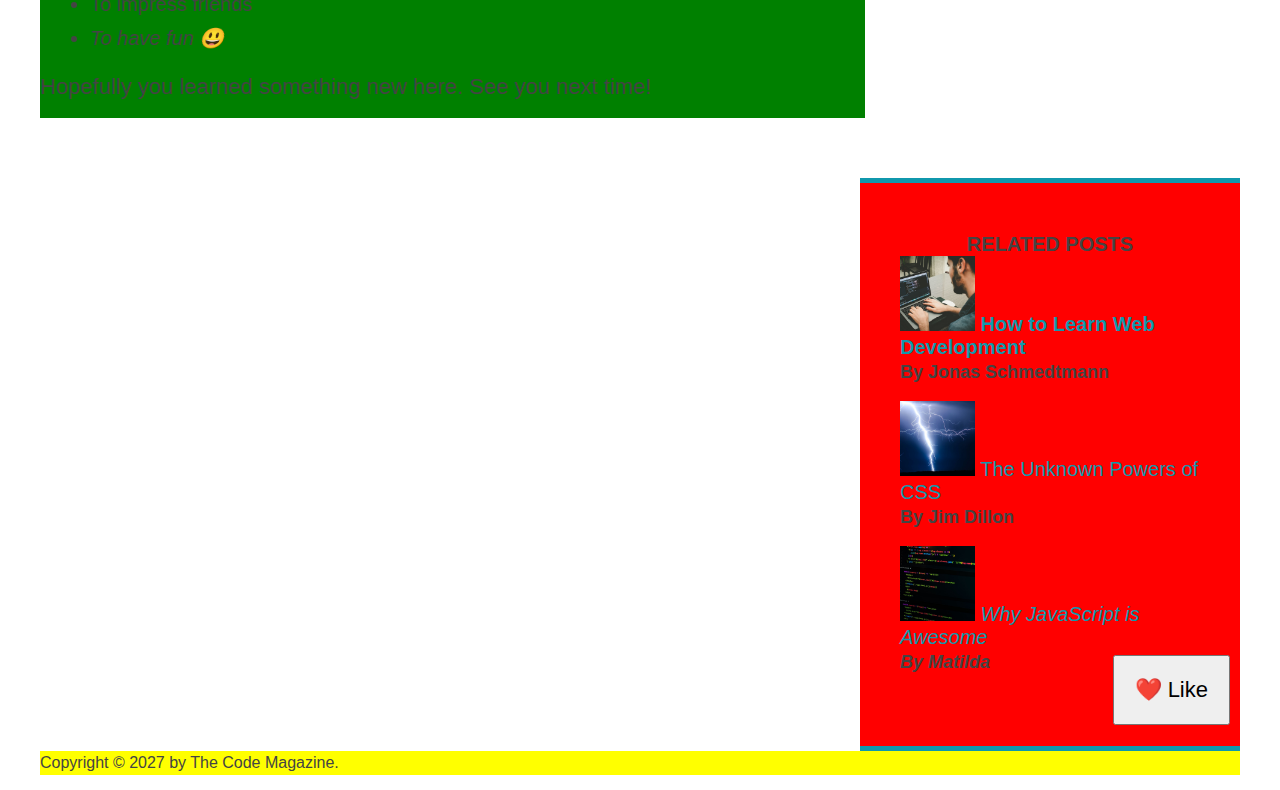
<file: COURS HTML CSS/html-css-course-master/starter/04-CSS-Layouts/index.html>
<!DOCTYPE html>
<html lang="en">
  <head>
    <meta charset="UTF-8" />
    <link href="style.css" rel="stylesheet" />

    <title>The Basic Language of the Web: HTML</title>
  </head>

  <body>
    <!--
    <h1>The Basic Language of the Web: HTML</h1>
    <h2>The Basic Language of the Web: HTML</h2>
    <h3>The Basic Language of the Web: HTML</h3>
    <h4>The Basic Language of the Web: HTML</h4>
    <h5>The Basic Language of the Web: HTML</h5>
    <h6>The Basic Language of the Web: HTML</h6>
    -->

    <div class="container">
      <header class="main-header clearfix">
        <h1>📘 The Code Magazine</h1>

        <nav>
          <!-- <strong>This is the navigation</strong> -->
          <a href="blog.html">Blog</a>
          <a href="#">Challenges</a>
          <a href="#">Flexbox</a>
          <a href="#">CSS Grid</a>
        </nav>

        <!-- <div class="clear"></div> -->
      </header>

      <article>
        <header class="post-header">
          <h2>The Basic Language of the Web: HTML</h2>

          <img
            src="img/laura-jones.jpg"
            alt="Headshot of Laura Jones"
            height="50"
            width="50"
            class="author-img"
          />

          <p id="author" class="author">
            Posted by <strong>Laura Jones</strong> on Monday, June 21st 2027
          </p>

          <img
            src="img/post-img.jpg"
            alt="HTML code on a screen"
            width="500"
            height="200"
            class="post-img"
          />
          <button>❤️ Like</button>
        </header>

        <p>
          All modern websites and web applications are built using three
          <em>fundamental</em>
          technologies: HTML, CSS and JavaScript. These are the languages of the
          web.
        </p>

        <p>
          In this post, let's focus on HTML. We will learn what HTML is all
          about, and why you too should learn it.
        </p>

        <h3>What is HTML?</h3>
        <p>
          HTML stands for <strong>H</strong>yper<strong>T</strong>ext
          <strong>M</strong>arkup <strong>L</strong>anguage. It's a markup
          language that web developers use to structure and describe the content
          of a webpage (not a programming language).
        </p>
        <p>
          HTML consists of elements that describe different types of content:
          paragraphs, links, headings, images, video, etc. Web browsers
          understand HTML and render HTML code as websites.
        </p>
        <p>In HTML, each element is made up of 3 parts:</p>

        <ol>
          <li class="first-li">The opening tag</li>
          <li>The closing tag</li>
          <li>The actual element</li>
        </ol>

        <p>
          You can learn more at
          <a
            href="https://developer.mozilla.org/en-US/docs/Web/HTML"
            target="_blank"
            >MDN Web Docs</a
          >.
        </p>

        <h3>Why should you learn HTML?</h3>

        <p>
          There are countless reasons for learning the fundamental language of
          the web. Here are 5 of them:
        </p>

        <ul>
          <li class="first-li">
            To be able to use the fundamental web dev language
          </li>
          <li>
            To hand-craft beautiful websites instead of relying on tools like
            Worpress or Wix
          </li>
          <li>To build web applications</li>
          <li>To impress friends</li>
          <li>To have fun 😃</li>
        </ul>

        <p>Hopefully you learned something new here. See you next time!</p>
      </article>

      <aside>
        <h4>Related posts</h4>

        <ul class="related">
          <li>
            <img
              src="img/related-1.jpg"
              alt="Person programming"
              width="75"
              height="75"
            />
            <a href="#">How to Learn Web Development</a>
            <p class="related-author">By Jonas Schmedtmann</p>
          </li>
          <li>
            <img
              src="img/related-2.jpg"
              alt="Lightning"
              width="75"
              height="75"
            />
            <a href="#">The Unknown Powers of CSS</a>
            <p class="related-author">By Jim Dillon</p>
          </li>
          <li>
            <img
              src="img/related-3.jpg"
              alt="JavaScript code on a screen"
              width="75"
              height="75"
            />
            <a href="#">Why JavaScript is Awesome</a>
            <p class="related-author">By Matilda</p>
          </li>
        </ul>
      </aside>

      <footer>
        <p id="copyright" class="copyright text">
          Copyright &copy; 2027 by The Code Magazine.
        </p>
      </footer>
    </div>
  </body>
</html>
</file>
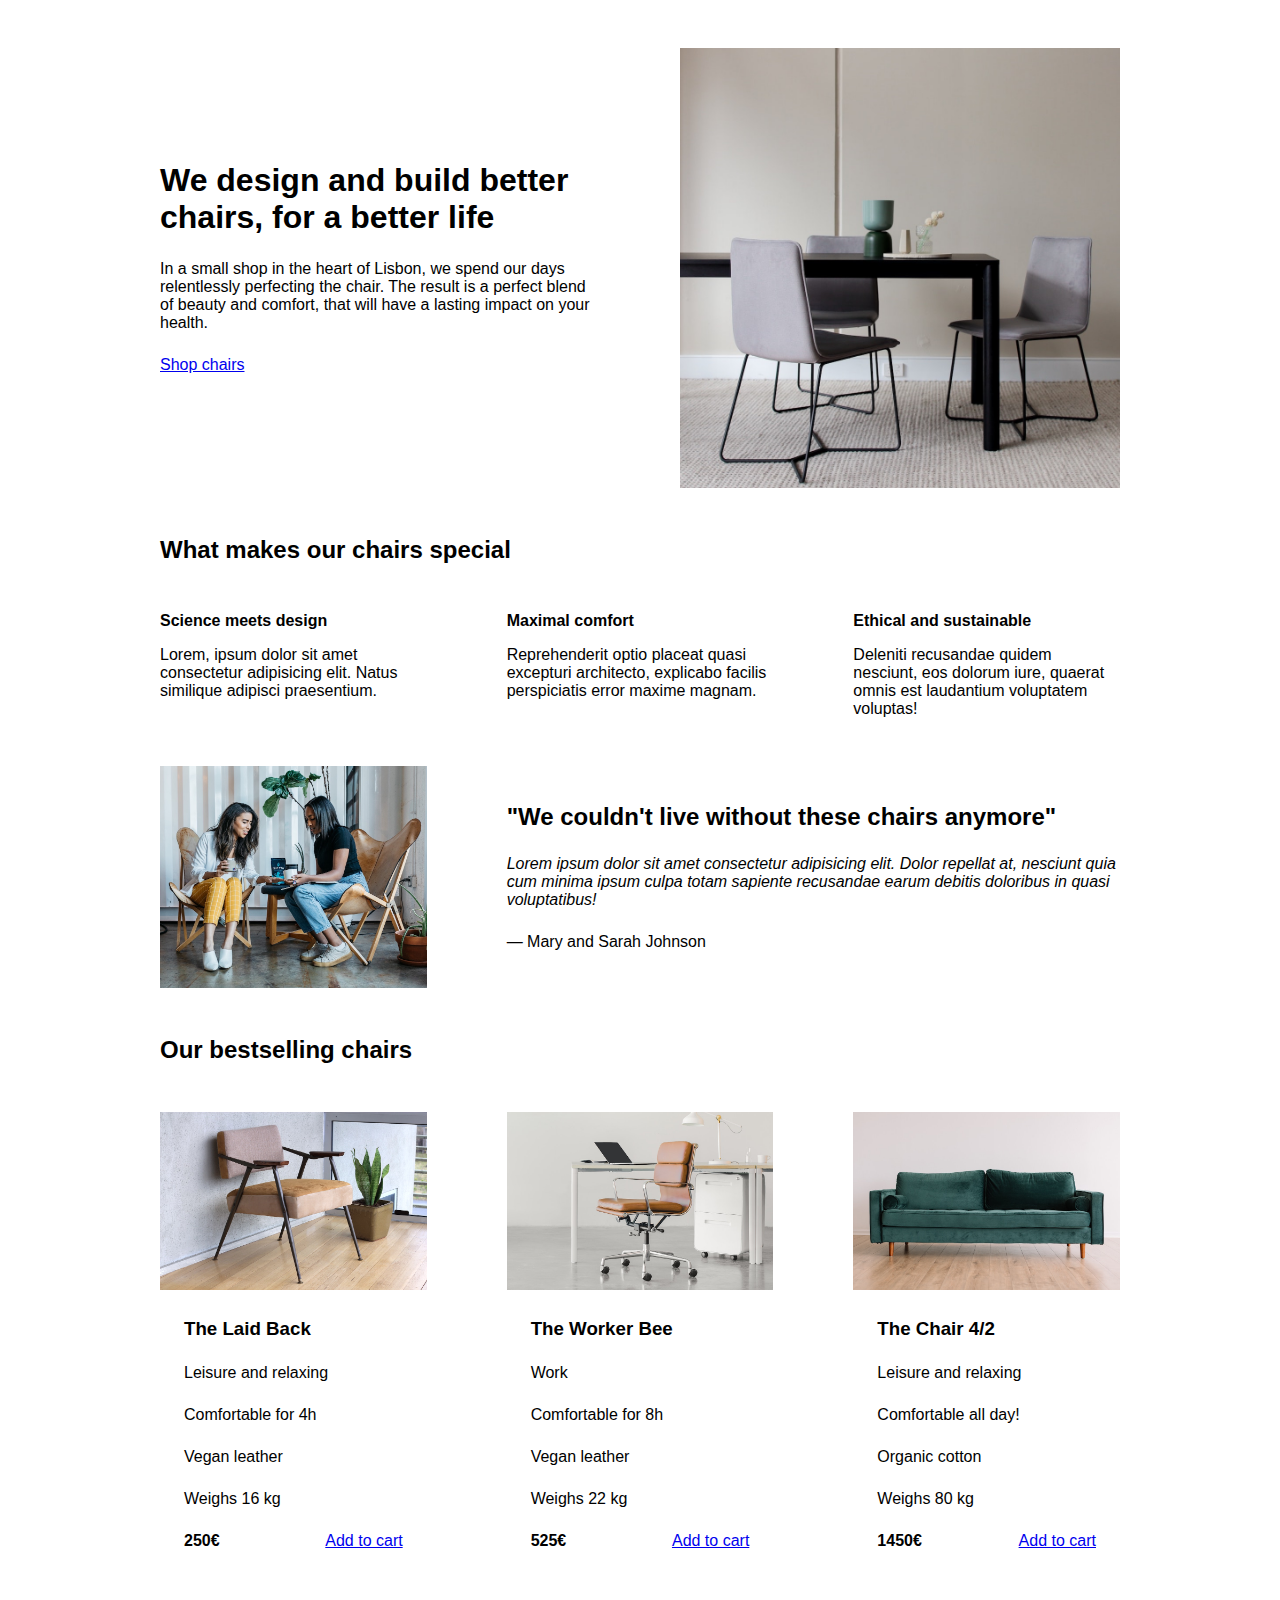
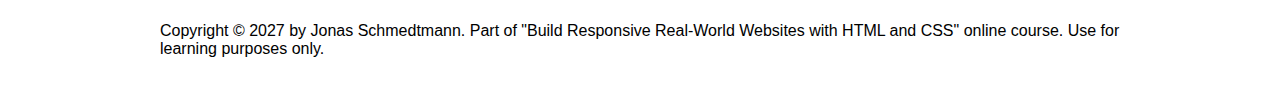
<file: COURS HTML CSS/html-css-course-master/starter/05-Design/index.html>
<!DOCTYPE html>
<html lang="en">
  <head>
    <meta charset="UTF-8" />
    <meta http-equiv="X-UA-Compatible" content="IE=edge" />
    <meta name="viewport" content="width=device-width, initial-scale=1.0" />

    <link rel="stylesheet" href="style.css" />
    <title>Lisbon Chair Shop</title>
  </head>
  <body>
    <div class="container">
      <header>
        <div class="header-text-box">
          <h1>We design and build better chairs, for a better life</h1>
          <p class="header-text">
            In a small shop in the heart of Lisbon, we spend our days
            relentlessly perfecting the chair. The result is a perfect blend of
            beauty and comfort, that will have a lasting impact on your health.
          </p>
          <a class="btn btn--big" href="#">Shop chairs</a>
        </div>
        <img src="hero.jpg" alt="Photo" />
      </header>

      <section>
        <h2>What makes our chairs special</h2>
        <div class="grid-3-cols">
          <div>
            <p class="features-title"><strong>Science meets design</strong></p>
            <p class="features-text">
              Lorem, ipsum dolor sit amet consectetur adipisicing elit. Natus
              similique adipisci praesentium.
            </p>
          </div>

          <div>
            <p class="features-title">
              <strong>Maximal comfort</strong>
            </p>
            <p class="features-text">
              Reprehenderit optio placeat quasi excepturi architecto, explicabo
              facilis perspiciatis error maxime magnam.
            </p>
          </div>

          <div>
            <p class="features-title">
              <strong>Ethical and sustainable</strong>
            </p>
            <p class="features-text">
              Deleniti recusandae quidem nesciunt, eos dolorum iure, quaerat
              omnis est laudantium voluptatem voluptas!
            </p>
          </div>
        </div>
      </section>

      <section class="testimonial-section">
        <div class="grid-3-cols">
          <img src="customers.jpg" alt="People sitting on chairs" />
          <div class="testimonial-box">
            <h2>"We couldn't live without these chairs anymore"</h2>
            <blockquote class="testimonial-text">
              Lorem ipsum dolor sit amet consectetur adipisicing elit. Dolor
              repellat at, nesciunt quia cum minima ipsum culpa totam sapiente
              recusandae earum debitis doloribus in quasi voluptatibus!
            </blockquote>
            <p class="testimonial-author">&mdash; Mary and Sarah Johnson</p>
          </div>
        </div>
      </section>

      <section>
        <h2>Our bestselling chairs</h2>
        <div class="grid-3-cols">
          <figure class="chair">
            <img src="chair-1.jpg" alt="Chair" />
            <div class="chair-box">
              <h3>The Laid Back</h3>
              <ul class="chair-details">
                <li>
                  <!-- Span is a generic INLINE text element, it doesn't have any meaning. It's like a div element, but inline -->
                  <span>Leisure and relaxing</span>
                </li>
                <li>
                  <span>Comfortable for 4h</span>
                </li>
                <li>
                  <span>Vegan leather</span>
                </li>
                <li>
                  <span>Weighs 16 kg</span>
                </li>
              </ul>
              <div class="chair-price">
                <strong>250€</strong>
                <a href="#" class="btn btn--small">Add to cart</a>
              </div>
            </div>
          </figure>

          <figure class="chair">
            <img src="chair-2.jpg" alt="Chair" />
            <div class="chair-box">
              <h3>The Worker Bee</h3>
              <ul class="chair-details">
                <li>
                  <span>Work</span>
                </li>
                <li>
                  <span>Comfortable for 8h</span>
                </li>
                <li>
                  <span>Vegan leather</span>
                </li>
                <li>
                  <span>Weighs 22 kg</span>
                </li>
              </ul>
              <div class="chair-price">
                <strong>525€</strong>
                <a href="#" class="btn btn--small">Add to cart</a>
              </div>
            </div>
          </figure>

          <figure class="chair">
            <img src="chair-3.jpg" alt="Chair" />
            <div class="chair-box">
              <h3>The Chair 4/2</h3>
              <ul class="chair-details">
                <li>
                  <span>Leisure and relaxing</span>
                </li>
                <li>
                  <span>Comfortable all day!</span>
                </li>
                <li>
                  <span>Organic cotton</span>
                </li>
                <li>
                  <span>Weighs 80 kg</span>
                </li>
              </ul>
              <div class="chair-price">
                <strong>1450€</strong>
                <a href="#" class="btn btn--small">Add to cart</a>
              </div>
            </div>
          </figure>
        </div>
      </section>

      <footer>
        Copyright &copy; 2027 by Jonas Schmedtmann. Part of "Build Responsive
        Real-World Websites with HTML and CSS" online course. Use for learning
        purposes only.
      </footer>
    </div>
  </body>
</html>
</file>
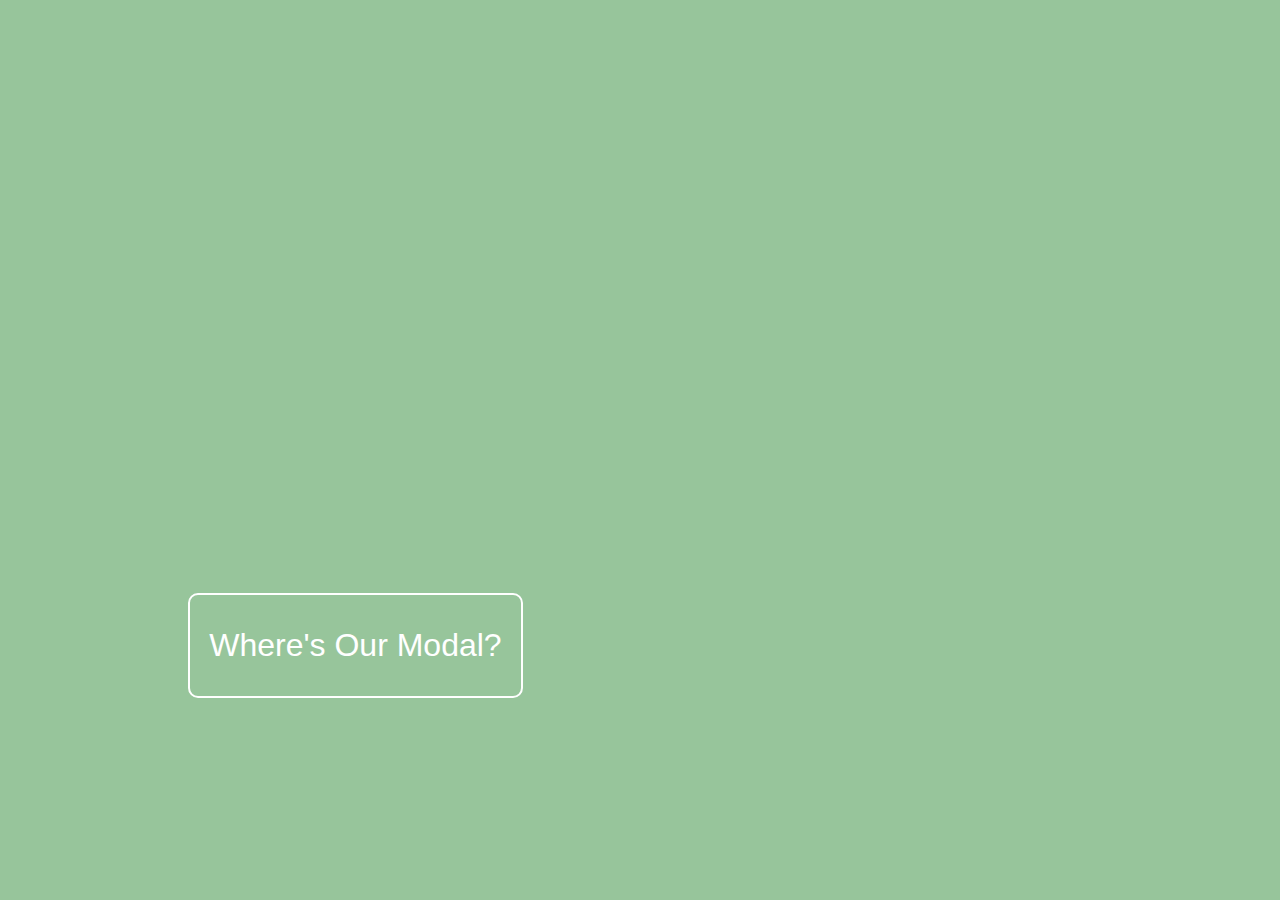
<file: Théorie/JavaScript/Projects/Click Alerts/index.html>
<!doctype html>
<html>
    <head>
        <title>Click Alert</title>
        <link rel="stylesheet" href="style.css">
    </head>
    <body>
        
        <button class="open-btn">Where's Our Modal?</button>
        
        <div class="modal-container">
            <div class="modal"> 
                <p>Here I am!</p>
                <div class="close-btn">&times;</div>
            </div>
        </div>

        <script src="script.js"></script>

    </body>
</html>
</file>
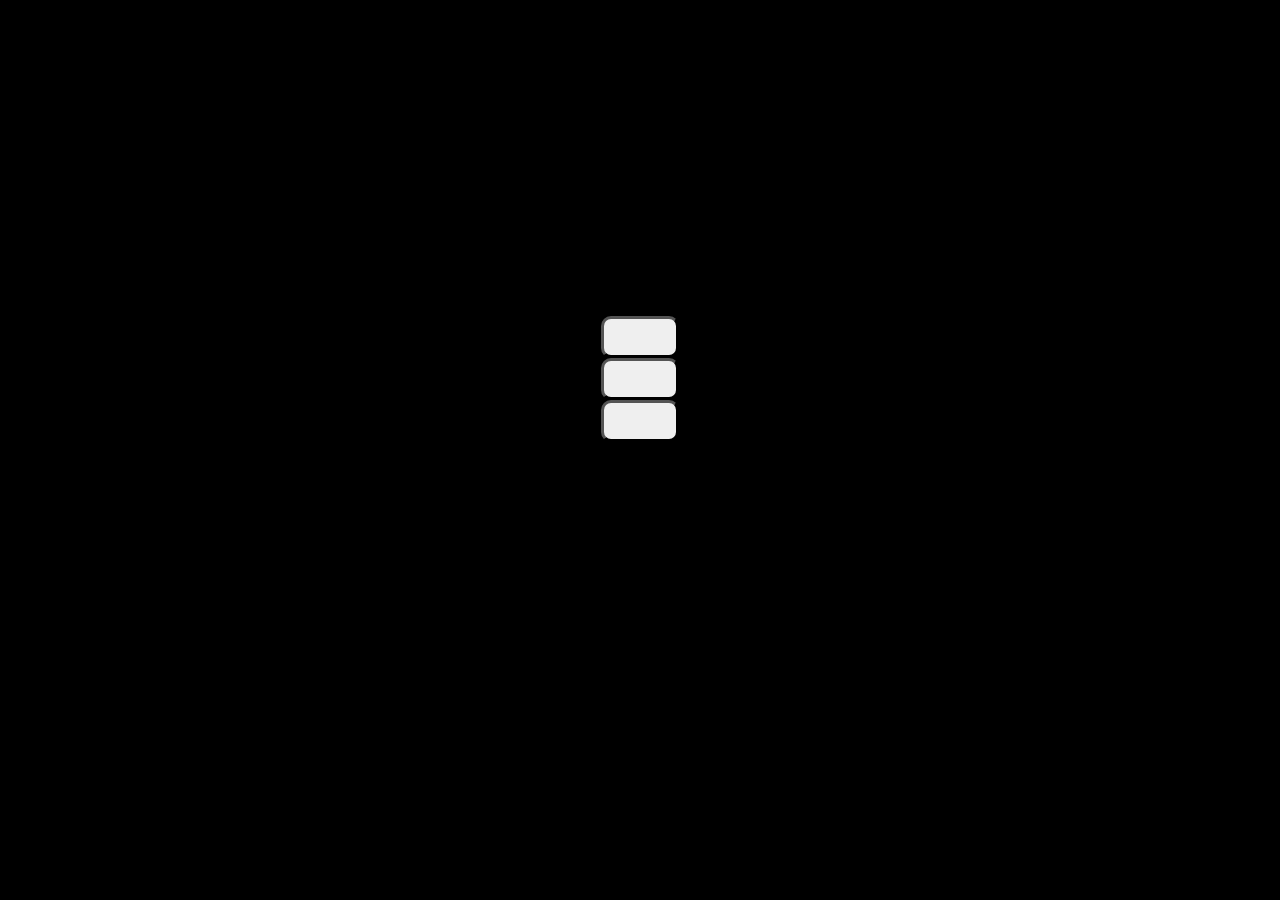
<file: Théorie/JavaScript/Projects/Colors/index.html>
<!doctype html>
<html>
    <head>
        <meta name="viewport" content="width=device-width, initial-scale=1.0">
        <title>Projet 1</title>
        <link href="https://cdn.jsdelivr.net/npm/bootstrap@5.3.2/dist/css/bootstrap.min.css" rel="stylesheet" integrity="sha384-T3c6CoIi6uLrA9TneNEoa7RxnatzjcDSCmG1MXxSR1GAsXEV/Dwwykc2MPK8M2HN" crossorigin="anonymous">
        <link rel="stylesheet" href="style.css">

    </head>
    <body>
        <div class="container">
            <div class="row d-flex flex-row">
              <div class="col-sm">
                <button type="button" class="btn btn-primary" id="btnblue"></button>
              </div>
              <div class="col-sm">
                <button type="button" class="btn btn-success" id="btngreen"></button>
              </div>
              <div class="col-sm">
                <button type="button" class="btn btn-danger" id="btnred"></button>
              </div>

            </div>
          </div>

    </body>

    <script src="https://cdn.jsdelivr.net/npm/bootstrap@5.3.2/dist/js/bootstrap.bundle.min.js" integrity="sha384-C6RzsynM9kWDrMNeT87bh95OGNyZPhcTNXj1NW7RuBCsyN/o0jlpcV8Qyq46cDfL" crossorigin="anonymous"></script>
    <script src="script.js"></script>
</html>
</file>
<file: COURS HTML CSS/html-css-course-master/final/03-CSS-Fundamentals/style.css>
* {
  /* border-top: 10px solid #1098ad; */
  margin: 0;
  padding: 0;
}

/* PAGE SECTIONS */
body {
  color: #444;
  font-family: sans-serif;

  border-top: 10px solid #1098ad;
  position: relative;
}

.container {
  width: 800px;
  /* margin-left: auto;
  margin-right: auto; */
  margin: 0 auto;
}

.main-header {
  background-color: #f7f7f7;
  /* padding: 20px;
  padding-left: 40px;
  padding-right: 40px; */
  padding: 20px 40px;
  margin-bottom: 60px;
  /* height: 80px; */
}

nav {
  font-size: 18px;
  /* text-align: center; */
}

article {
  margin-bottom: 60px;
}

.post-header {
  margin-bottom: 40px;
  /* position: relative; */
}

aside {
  background-color: #f7f7f7;
  border-top: 5px solid #1098ad;
  border-bottom: 5px solid #1098ad;
  /* padding-top: 50px;
  padding-bottom: 50px; */
  padding: 50px 0;
  width: 500px;
}

/* SMALLER ELEMENTS */
h1,
h2,
h3 {
  color: #1098ad;
}

h1 {
  font-size: 26px;
  text-transform: uppercase;
  font-style: italic;
}

h2 {
  font-size: 40px;
  margin-bottom: 30px;
}

h3 {
  font-size: 30px;
  margin-bottom: 20px;
  margin-top: 40px;
}

h4 {
  font-size: 20px;
  text-transform: uppercase;
  text-align: center;
}

p {
  font-size: 22px;
  line-height: 1.5;
  margin-bottom: 15px;
}

ul,
ol {
  margin-left: 50px;
  margin-bottom: 20px;
}

li {
  font-size: 20px;
  margin-bottom: 10px;
  /* display: inline; */
}

li:last-child {
  margin-bottom: 0;
}

/* footer p {
  font-size: 16px;
} */

/* article header p {
  font-style: italic;
} */

#author {
  font-style: italic;
  font-size: 18px;
}

#copyright {
  font-size: 16px;
}

.related-author {
  font-size: 18px;
  font-weight: bold;
}

/* ul {
  list-style: none;
} */

.related {
  list-style: none;
}

body {
  /* background-color: orangered; */
}

/* .first-li {
  font-weight: bold;
} */

li:first-child {
  font-weight: bold;
}

li:last-child {
  font-style: italic;
}

li:nth-child(even) {
  /* color: red; */
}

/* Misconception: this won't work! */
article p:first-child {
  color: red;
}

/* Styling links */
a:link {
  color: #1098ad;
  text-decoration: none;
}

a:visited {
  /* color: #777; */
  color: #1098ad;
}

a:hover {
  color: orangered;
  font-weight: bold;
  text-decoration: underline orangered;
}

a:active {
  background-color: black;
  font-style: italic;
}
/* LVHA */

.post-img {
  width: 100%;
  height: auto;
}

nav a:link {
  /* background-color: orangered;
  margin: 20px;
  padding: 20px;

  display: block; */

  margin-right: 30px;
  margin-top: 10px;
  display: inline-block;
}

nav a:link:last-child {
  margin-right: 0;
}

button {
  font-size: 22px;
  padding: 20px;
  cursor: pointer;

  position: absolute;
  /* top: 50px;
  left: 50px; */
  bottom: 50px;
  right: 50px;
}

h1::first-letter {
  font-style: normal;
  margin-right: 5px;
}

h3 + p::first-line {
  /* color: red; */
}

h2 {
  /* background-color: orange; */
  position: relative;
}

h2::before {
  content: "TOP";
  background-color: #ffe70e;
  color: #444;
  font-size: 16px;
  font-weight: bold;
  display: inline-block;
  padding: 5px 10px;
  position: absolute;
  top: -10px;
  right: -25px;
}

/* Resolving conflicts */
/* #copyright {
  color: red;
}

.copyright {
  color: blue;
}

.text {
  color: yellow;
}

footer p {
  color: green !important;
} */

/* nav a:link,
nav p {
  font-size: 18px;
} */
</file>
<file: COURS HTML CSS/html-css-course-master/final/04-CSS-Layouts/style.css>
* {
  /* border-top: 10px solid #1098ad; */
  margin: 0;
  padding: 0;
  box-sizing: border-box;
}

/* PAGE SECTIONS */
body {
  color: #444;
  font-family: sans-serif;

  border-top: 10px solid #1098ad;
  position: relative;
}

.container {
  width: 1200px;
  /* margin-left: auto;
  margin-right: auto; */
  margin: 0 auto;
}

.main-header {
  background-color: #f7f7f7;
  /* padding: 20px;
  padding-left: 40px;
  padding-right: 40px; */
  padding: 20px 40px;
  /* margin-bottom: 60px; */
  /* height: 80px; */
}

nav {
  font-size: 18px;
  /* text-align: center; */
}

article {
  /* margin-bottom: 60px; */
}

.post-header {
  margin-bottom: 40px;
  /* position: relative; */
}

aside {
  background-color: #f7f7f7;
  border-top: 5px solid #1098ad;
  border-bottom: 5px solid #1098ad;
  padding: 50px 40px;
}

/* SMALLER ELEMENTS */
h1,
h2,
h3 {
  color: #1098ad;
}

h1 {
  font-size: 26px;
  text-transform: uppercase;
  font-style: italic;
}

h2 {
  font-size: 40px;
  margin-bottom: 30px;
}

h3 {
  font-size: 30px;
  margin-bottom: 20px;
  margin-top: 40px;
}

h4 {
  font-size: 20px;
  text-transform: uppercase;
  text-align: center;
  margin-bottom: 30px;
}

p {
  font-size: 22px;
  line-height: 1.5;
  margin-bottom: 15px;
}

ul,
ol {
  margin-left: 50px;
  margin-bottom: 20px;
}

li {
  font-size: 20px;
  margin-bottom: 10px;
  /* display: inline; */
}

li:last-child {
  margin-bottom: 0;
}

/* footer p {
  font-size: 16px;
} */

/* article header p {
  font-style: italic;
} */

#author {
  font-style: italic;
  font-size: 18px;
}

#copyright {
  font-size: 16px;
}

.related-author {
  font-size: 18px;
  font-weight: bold;
}

/* ul {
  list-style: none;
} */

.related {
  list-style: none;
  margin-left: 0;
}

body {
  /* background-color: orangered; */
}

/* .first-li {
  font-weight: bold;
} */

li:first-child {
  font-weight: bold;
}

li:last-child {
  font-style: italic;
}

li:nth-child(even) {
  /* color: red; */
}

/* Misconception: this won't work! */
article p:first-child {
  color: red;
}

/* Styling links */
a:link {
  color: #1098ad;
  text-decoration: none;
}

a:visited {
  /* color: #777; */
  color: #1098ad;
}

a:hover {
  color: orangered;
  font-weight: bold;
  text-decoration: underline orangered;
}

a:active {
  background-color: black;
  font-style: italic;
}
/* LVHA */

.post-img {
  width: 100%;
  height: auto;
}

nav a:link {
  /* background-color: orangered;
  margin: 20px;
  padding: 20px;

  display: block; */

  margin-right: 30px;
  display: inline-block;
}

nav a:link:last-child {
  margin-right: 0;
}

button {
  font-size: 22px;
  padding: 20px;
  cursor: pointer;

  position: absolute;
  /* top: 50px;
  left: 50px; */
  bottom: 50px;
  right: 50px;
}

h1::first-letter {
  font-style: normal;
  margin-right: 5px;
}

h3 + p::first-line {
  /* color: red; */
}

h2 {
  /* background-color: orange; */
  position: relative;
}

h2::before {
  content: "TOP";
  background-color: #ffe70e;
  color: #444;
  font-size: 16px;
  font-weight: bold;
  display: inline-block;
  padding: 5px 10px;
  position: absolute;
  top: -10px;
  right: -25px;
}

/* Resolving conflicts */
/* #copyright {
  color: red;
}

.copyright {
  color: blue;
}

.text {
  color: yellow;
}

footer p {
  color: green !important;
} */

/* nav a:link,
nav p {
  font-size: 18px;
} */

/* FLOATS */
/*
.author-img {
  float: left;
  margin-bottom: 20px;
}

.author {
  float: left;
  margin-top: 10px;
  margin-left: 20px;
}

h1 {
  float: left;
}

nav {
  float: right;
}

.clear {
  clear: both;
}

.clearfix::after {
  clear: both;
  content: "";
  display: block;
}

article {
  width: 825px;
  float: left;
}

aside {
  width: 300px;
  float: right;
}

footer {
  clear: both;
}
*/

/* FLEXBOX */
.main-header {
  display: flex;
  align-items: center;
  justify-content: space-between;
}

.author-box {
  display: flex;
  align-items: center;
  margin-bottom: 15px;
}

.author {
  margin-bottom: 0;
  margin-left: 15px;
}

.related-post {
  display: flex;
  align-items: center;
  gap: 20px;
  margin-bottom: 30px;
}

.related-link:link {
  font-size: 17px;
  font-weight: bold;
  font-style: normal;
  margin-bottom: 5px;
  display: block;
}

.related-author {
  margin-bottom: 0;
  font-size: 14px;
  font-weight: normal;
  font-style: italic;
}

/* FLEXBOX LAYOUT */
/* .row {
  display: flex;
  align-items: flex-start;
  gap: 75px;
  margin-bottom: 60px;
}

article {
  flex: 1;
  margin-bottom: 0;
}

aside {
  
  DEFAULTS:
  flex-grow: 0;
  flex-shrink: 1;
  flex-basis: auto;

  flex: 0 0 300px;
} */

/* CSS GRID LAYOUT */
.container {
  display: grid;
  grid-template-columns: 1fr 300px;
  column-gap: 75px;
  row-gap: 60px;
  align-items: start;
}

.main-header {
  /* grid-column: 1 / span 2; */
  grid-column: 1 / -1;
}

article {
}

aside {
}

footer {
  grid-column: 1 / -1;
}
</file>
<file: COURS HTML CSS/html-css-course-master/final/05-Design/style.css>
/*
SPACING SYSTEM (px)
2 / 4 / 8 / 12 / 16 / 24 / 32 / 48 / 64 / 80 / 96 / 128

FONT SIZE SYSTEM (px)
10 / 12 / 14 / 16 / 18 / 20 / 24 / 30 / 36 / 44 / 52 / 62 / 74 / 86 / 98
*/

/* 
MAIN COLOR: #087f5b
GREY COLOR: #343a40
*/

* {
  margin: 0;
  padding: 0;
  box-sizing: border-box;
}

/* ------------------------ */
/* GENERAL STYLES */
/* ------------------------ */
body {
  font-family: "Inter", sans-serif;
  color: #343a40;
  border-bottom: 8px solid #087f5b;
}

.container {
  width: 960px;
  margin: 0 auto;
}

header,
section {
  margin-bottom: 96px;
}

h2 {
  margin-bottom: 48px;
  font-size: 36px;
  letter-spacing: -0.5px;
  /* 24 / 30 / 36 */
}

.grid-3-cols {
  display: grid;
  grid-template-columns: repeat(3, 1fr);
  column-gap: 80px;
}

.btn:link,
.btn:visited {
  background-color: #087f5b;
  color: #fff;
  text-decoration: none;
  text-transform: uppercase;
  font-weight: 500;

  display: inline-block;
  border-radius: 100px;
}

.btn:hover,
.btn:active {
  background-color: #099268;
}

.btn--big {
  font-size: 18px;
  padding: 16px 32px;
}

.btn--small {
  font-size: 14px;
  padding: 8px 12px;
}

img {
  border-radius: 12px;
}

/* ------------------------ */
/* COMPONENT STYLES */
/* ------------------------ */

/* HEADER */
header {
  display: grid;
  grid-template-columns: repeat(2, 1fr);
  column-gap: 80px;
  margin-top: 64px;
}

.header-text-box {
  align-self: center;
}

h1 {
  margin-bottom: 32px;
  font-size: 44px;
  line-height: 1.1;
  letter-spacing: -1px;
  /* 44 / 52 / 62 */

  /* text-shadow: 0 5px 5px rgba(0, 0, 0, 0.2); */
}

.header-text {
  margin-bottom: 24px;
  font-size: 18px;
  line-height: 1.7;
}

img {
  width: 100%;
}

/* FEATURES */
.features-icon {
  stroke: #087f5b;
  width: 32px;
  heigh: 32px;
  margin-bottom: 24px;
}

.features-title {
  margin-bottom: 16px;
  font-size: 20px;
}

.features-text {
  font-size: 18px;
  line-height: 1.7;
}

/* TESTIMONIAL */
.testimonial-section {
  background-color: #087f5b;
  color: #fff;
  padding: 24px;
  border-radius: 12px;
}

.testimonial-box {
  grid-column: 2 / -1;
  align-self: center;
}

.testimonial-box h2 {
  margin-bottom: 24px;
  /* 20 / 24 / 30 */
  font-size: 24px;
}

.testimonial-text {
  font-style: italic;
  margin-bottom: 24px;
  font-size: 18px;
  line-height: 1.7;
  color: ##e6fcf5;
}

.testimonial-author {
  color: #c3fae8;
}

/* CHAIRS */
.chair {
  box-shadow: 0 20px 30px 0 rgba(0, 0, 0, 0.07);
  border-radius: 12px;
}

.chair img {
  border-bottom-left-radius: 0;
  border-bottom-right-radius: 0;
}

.chair-box {
  padding: 32px;
}

h3 {
  margin-bottom: 24px;
  font-size: 20px;
}

.chair-details {
  list-style: none;
  margin-bottom: 48px;
}

.chair-details li {
  display: flex;
  align-items: center;
  gap: 12px;
  margin-bottom: 16px;
}

.chair-details li:last-child {
  margin-bottom: 0;
}

.chair-icon {
  stroke: #087f5b;
  width: 24px;
  height: 24px;
}

.chair-price {
  display: flex;
  justify-content: space-between;
  align-items: center;
  font-size: 20px;
}

footer {
  margin-bottom: 48px;
  font-size: 14px;
  color: #495057;
}
</file>
<file: COURS HTML CSS/html-css-course-master/starter/03-CSS-Fundamentals/style.css>
* {
  margin: 0;
  padding: 0;
}

body {
  font-family: sans-serif;
  color: #444;

  border-top: 10px solid #1098ad;
  position: relative;
}

.container {
  width: 1200px;
  /* margin-left: auto;
  margin-right: auto; */
  margin: 0 auto;
  /* position: relative; */
}

.main-header {
  background-color: #f7f7f7;
  /* padding: 20px;
  padding-left: 40px;
  padding-right: 40px; */
  padding: 20px 40px;
  margin-bottom: 60px;
  /* height: 80px; */
}

nav {
  font-size: 18px;
  text-align: center;
}

article {
  margin-bottom: 60px;
}

.post-header {
  margin-bottom: 40px;
  /* position: relative; */
}

aside {
  background-color: #f7f7f7;
  border-top: 5px solid #1098ad;
  border-bottom: 5px solid #1098ad;
  /* padding-top: 50px;
  padding-bottom: 50px; */
  padding: 50px 0px;
  width: 500px;
}

h1,
h2,
h3 {
  color: #1098ad;
}

h1 {
  font-size: 26px;
  text-transform: uppercase;
  font-style: italic;
}

h2 {
  font-size: 40px;
  margin-bottom: 30px;
}
h3 {
  font-size: 30px;
  margin-bottom: 20px;
  margin-top: 40px;
}

h4 {
  font-size: 20px;

  text-transform: uppercase;
  text-align: center;
}

li {
  font-size: 20px;
  margin-bottom: 30px;
}
li:last-child {
  margin-bottom: 0;
}
ul,
ol {
  margin-left: 50px;
  margin-bottom: 20px;
}

p {
  font-size: 22px;

  line-height: 1.5;
  margin-bottom: 15px;
}

footer p {
  font-size: 16px;
}

/*article header p {
  font-style: italic;
}*/

#author {
  font-style: italic;
  font-size: 18px;
}
#copyright {
  font-size: 16px;
}

.related-author {
  font-size: 18px;
  font-weight: bold;
}

/*ul {
  list-style: none;
}*/

.related-list {
  list-style: none;
}

li:first-child {
  /*Le first child est le premier element du parent (li dans lexemple)       */
  font-weight: bold;
}

li:last-child {
  font-style: italic;
}

li:nth-child(2) {
  /* odd ou even peut etre utilité (pair ou impair)
  /* */
}
article p:first-child {
  /* selectione le premier element d'article si c'est un paragraphe (le first child fonctionne uniquement sur le premier element)    */
  color: red;
}
/* Styling links */
a:link {
  color: #1098ad;
  text-decoration: none;
}
a:visited {
  /* color: #777; */
  color: #1098ad;
}

a:hover {
  color: orangered;
  font-weight: bold;
  text-decoration: underline wavy orangered;
}

a:active {
  background-color: black;
  font-style: italic;
}

.post-img {
  width: 100%;
  height: auto; /* utile si précisé dans HTML */
  /* margin: 100px; */
}

nav a:link {
  /* background-color: orangered;
  margin: 20px;
  padding: 20px;

  display: block; */
  margin-right: 30px;
  margin-top: 10px;
  display: inline-block;
}
nav a:link:last-child {
  margin-right: 0px;
}

button {
  font-size: 22px;
  padding: 20px;
  cursor: pointer;

  position: absolute;
  bottom: 50px;
  right: 50px;
}

h1::first-letter {
  font-style: normal;
  margin-right: 5px;
}
h2::first-letter {
  font-style: normal;
  /* margin-right: 80px; */
}
h3 + p::first-line {
  color: red;
}
h2 {
  background-color: orange;
  position: relative;
}
h2::after {
  content: 'TOP';
  background-color: #ffe70e;
  font-size: 16px;
  color: #444;
  font-weight: bold;
  display: inline-block;
  padding: 5px 10px;
  position: absolute;
  top: -10px;
  right: -25px;
}
</file>
<file: COURS HTML CSS/html-css-course-master/starter/04-CSS-Layouts/style.css>
* {
  /* border-top: 10px solid #1098ad; */
  margin: 0;
  padding: 0;
}

/* PAGE SECTIONS */
body {
  color: #444;
  font-family: sans-serif;

  border-top: 10px solid #1098ad;
  position: relative;
}

.container {
  width: 1200px;
  /* margin-left: auto;
  margin-right: auto; */
  margin: 0 auto;
}

.main-header {
  background-color: #f7f7f7;
  /* padding: 20px;
  padding-left: 40px;
  padding-right: 40px; */
  padding: 20px 40px;
  margin-bottom: 60px;
  /* height: 80px; */
}

nav {
  font-size: 18px;
  /* text-align: center; */
}

article {
  margin-bottom: 60px;
}

.post-header {
  margin-bottom: 40px;
  /* position: relative; */
}

aside {
  background-color: #f7f7f7;
  border-top: 5px solid #1098ad;
  border-bottom: 5px solid #1098ad;

  padding: 50px 40px;
}

/* SMALLER ELEMENTS */
h1,
h2,
h3 {
  color: #1098ad;
}

h1 {
  font-size: 26px;
  text-transform: uppercase;
  font-style: italic;
}

h2 {
  font-size: 40px;
  margin-bottom: 30px;
}

h3 {
  font-size: 30px;
  margin-bottom: 20px;
  margin-top: 40px;
}

h4 {
  font-size: 20px;
  text-transform: uppercase;
  text-align: center;
}

p {
  font-size: 22px;
  line-height: 1.5;
  margin-bottom: 15px;
}

ul,
ol {
  margin-left: 50px;
  margin-bottom: 20px;
}

li {
  font-size: 20px;
  margin-bottom: 10px;
  /* display: inline; */
}

li:last-child {
  margin-bottom: 0;
}

/* footer p {
  font-size: 16px;
} */

/* article header p {
  font-style: italic;
} */

#author {
  font-style: italic;
  font-size: 18px;
}

#copyright {
  font-size: 16px;
}

.related-author {
  font-size: 18px;
  font-weight: bold;
}

/* ul {
  list-style: none;
} */

.related {
  list-style: none;
  margin-left: 0;
}

body {
  /* background-color: orangered; */
}

/* .first-li {
  font-weight: bold;
} */

li:first-child {
  font-weight: bold;
}

li:last-child {
  font-style: italic;
}

li:nth-child(even) {
  /* color: red; */
}

/* Misconception: this won't work! */
article p:first-child {
  color: red;
}

/* Styling links */
a:link {
  color: #1098ad;
  text-decoration: none;
}

a:visited {
  /* color: #777; */
  color: #1098ad;
}

a:hover {
  color: orangered;
  font-weight: bold;
  text-decoration: underline orangered;
}

a:active {
  background-color: black;
  font-style: italic;
}
/* LVHA */

.post-img {
  width: 100%;
  height: auto;
}

nav a:link {
  /* background-color: orangered;
  margin: 20px;
  padding: 20px;

  display: block; */

  margin-right: 30px;
  margin-top: 10px;
  display: inline-block;
}

nav a:link:last-child {
  margin-right: 0;
}

button {
  font-size: 22px;
  padding: 20px;
  cursor: pointer;

  position: absolute;
  /* top: 50px;
  left: 50px; */
  bottom: 50px;
  right: 50px;
}

h1::first-letter {
  font-style: normal;
  margin-right: 5px;
}

h3 + p::first-line {
  /* color: red; */
}

h2 {
  /* background-color: orange; */
  position: relative;
}

h2::before {
  content: 'TOP';
  background-color: #ffe70e;
  color: #444;
  font-size: 16px;
  font-weight: bold;
  display: inline-block;
  padding: 5px 10px;
  position: absolute;
  top: -10px;
  right: -25px;
}

/* Resolving conflicts */
/* #copyright {
  color: red;
}

.copyright {
  color: blue;
}

.text {
  color: yellow;
}

footer p {
  color: green !important;
} */

/* nav a:link,
nav p {
  font-size: 18px;
} */

/*FLOATS */

.author-img {
  float: left;
  margin-bottom: 20px;
}

.author {
  /* padding-left: 60px; */
  float: left;
  margin-top: 10px;
  margin-left: 20px;
}

h1 {
  float: left;
}

nav {
  float: right;
}

.clear {
  clear: both;
}

.clearfix::after {
  clear: both;
  content: '';
  display: block;
}

article {
  background-color: green;
  width: 825px;
  float: left;
}
aside {
  background-color: red;
  width: 300px;
  float: right;
}

footer {
  background-color: yellow;
  clear: both;
}
</file>
<file: COURS HTML CSS/html-css-course-master/starter/05-Design/style.css>
/*
SPACING SYSTEM (px)
2 / 4 / 8 / 12 / 16 / 24 / 32 / 48 / 64 / 80 / 96 / 128

FONT SIZE SYSTEM (px)
10 / 12 / 14 / 16 / 18 / 20 / 24 / 30 / 36 / 44 / 52 / 62 / 74 / 86 / 98
*/

* {
  margin: 0;
  padding: 0;
  box-sizing: border-box;
}

/* ------------------------ */
/* GENERAL STYLES */
/* ------------------------ */
body {
  font-family: sans-serif;
}

.container {
  width: 960px;
  margin: 0 auto;
}

header,
section {
  margin-bottom: 48px;
}

h2 {
  margin-bottom: 48px;
}

.grid-3-cols {
  display: grid;
  grid-template-columns: repeat(3, 1fr);
  column-gap: 80px;
}

/* ------------------------ */
/* COMPONENT STYLES */
/* ------------------------ */

/* HEADER */
header {
  display: grid;
  grid-template-columns: repeat(2, 1fr);
  column-gap: 80px;
  margin-top: 48px;
}

.header-text-box {
  align-self: center;
}

h1 {
  margin-bottom: 24px;
}

.header-text {
  margin-bottom: 24px;
}

img {
  width: 100%;
}

/* FEATURES */
.features-icon {
}

.features-title {
  margin-bottom: 16px;
}

.features-text {
}

/* TESTIMONIAL */
.testimonial-section {
}

.testimonial-box {
  grid-column: 2 / -1;
  align-self: center;
}

.testimonial-box h2 {
  margin-bottom: 24px;
}

.testimonial-text {
  font-style: italic;
  margin-bottom: 24px;
}

/* CHAIRS */
.chair-box {
  padding: 24px;
}

h3 {
  margin-bottom: 24px;
}

.chair-details {
  list-style: none;
  margin-bottom: 24px;
}

.chair-details li {
  display: flex;
  align-items: center;
  gap: 12px;
  margin-bottom: 24px;
}

.chair-details li:last-child {
  margin-bottom: 0;
}

.chair-icon {
}

.chair-price {
  display: flex;
  justify-content: space-between;
}

footer {
  margin-bottom: 48px;
}
</file>
<file: Théorie/JavaScript/Projects/Click Alerts/style.css>
body {
    background-color: #97c59b;
}

.open-btn {
    padding: 1em 0.6em;
    background-color: transparent;
    font-size: 32px;
    color: white;
    border: solid white 2px;
    border-radius: 10px;
    margin-top: 65vh;
    margin-left: 20vh;
}

.open-btn:hover {
    transition-duration: 1000ms;
    cursor: pointer;
    background-color: white;
    color: black;
    border-color: black;
}



.modal-container {
    display : none;   /* par defaut, on le vois pas */
}



.modal {
    position: absolute;
    top: 50%;
    left: 50%;
    transform: translate(-50%, -50%);
    width: 200px;
    height: 100px;
    padding: 0.2em 0.5em;
    background-color: white;
    font-size: 24px;
    border-radius: 8px;
    display: flex; 
    justify-content: space-around;
    align-items: center;
    animation-name: animateModal;
    animation-duration: 1s;
}

.close-btn:hover {
    cursor: pointer;
}

/*
.hideNo {
    display: block; 
}
*/

@keyframes animateModal {
    from {
        top: -300px;
        opacity: 0;
    } to {
        top: 50%;
        opacity: 1;
    }
}
</file>
<file: Théorie/JavaScript/Projects/Colors/style.css>
.container {
  display : flex;
  margin-top :25%;
  justify-content: center;
}

.btn {
  border-color: black;
  border-width: 3px;
  border-radius : 10px;
  padding : 2vh 4vh;
  
}

body{
  background-color: black;
}

.blue{
  background-color: blue;
}
.green{
  background-color: green;
}
.red{
  background-color: red;
}
.yellow{
  background-color: yellow;
}
.purple{
  background-color: purple;
}
.cyan{
  background-color: cyan;
}
.white{
  background-color: white;
}
.whiteb{
  border-color: white;
}
</file>
